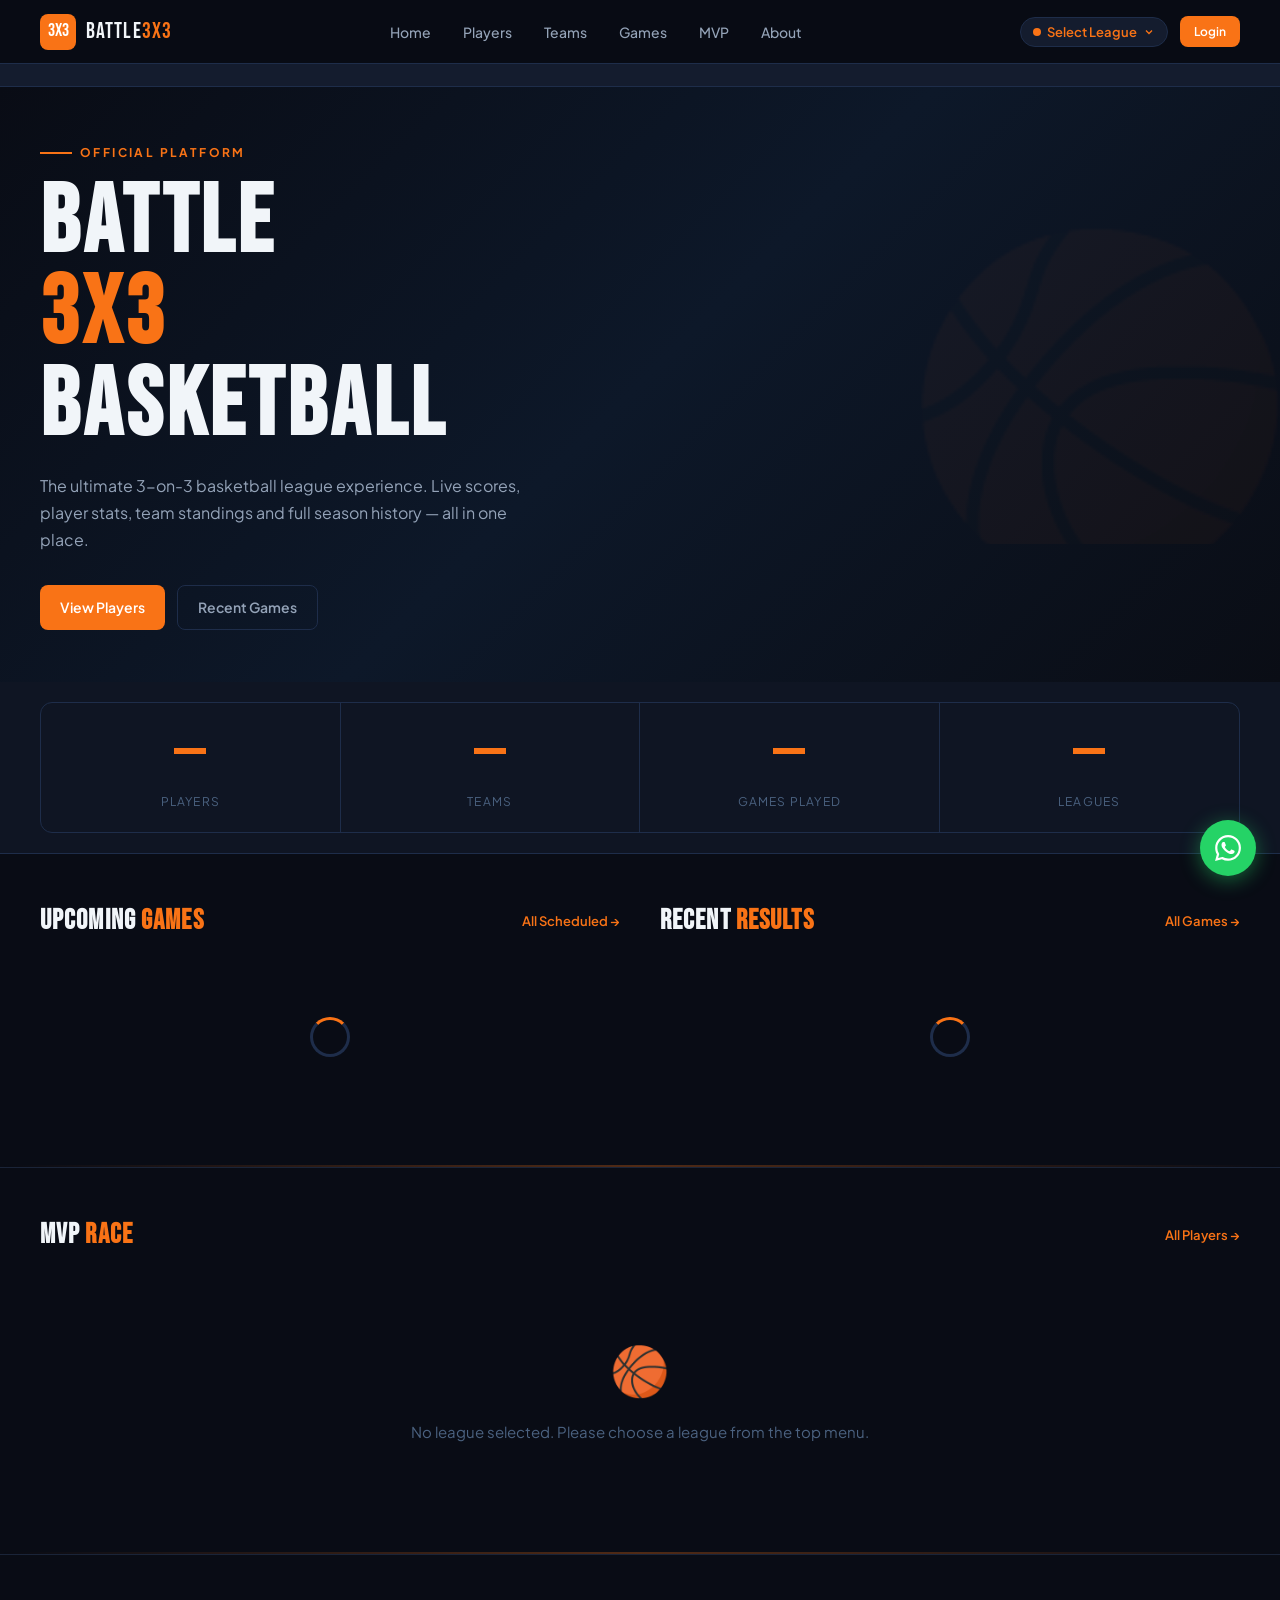
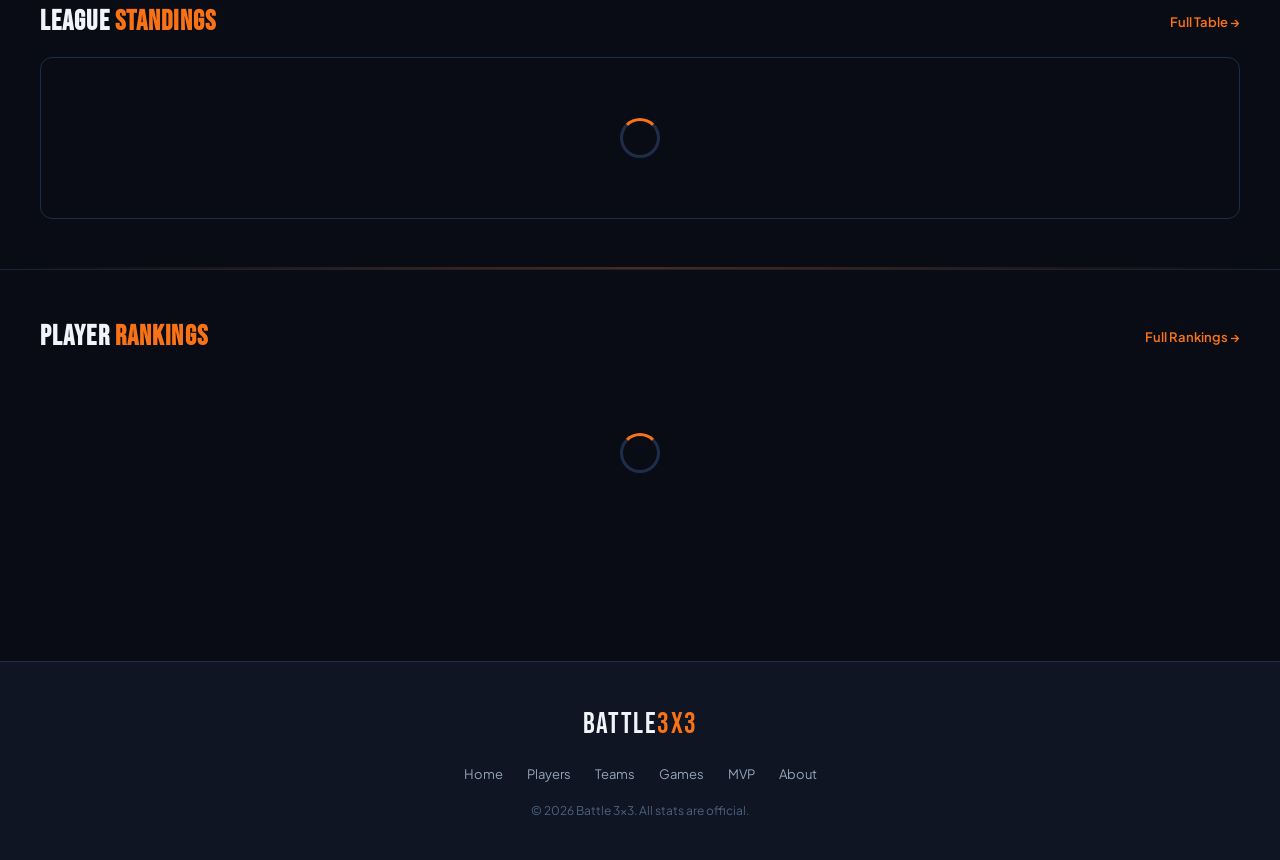
<file: index.html>
<!DOCTYPE html>
<html lang="en">
<head>
  <meta charset="UTF-8">
  <meta name="viewport" content="width=device-width, initial-scale=1.0">
  <title>Battle 3x3 — Home</title>
  <meta name="description" content="Official Battle 3x3 Basketball League — stats, players, games and standings.">
  <link rel="stylesheet" href="css/battle.css">
</head>
<body>

<div id="nav-placeholder"></div>

<!-- HERO -->
<section class="home-hero">
  <div class="container">
    <div class="home-hero-content animate-up">
      <div class="home-hero-eyebrow">Official Platform</div>
      <h1>
        BATTLE<br>
        <span class="accent">3x3</span><br>
        BASKETBALL
      </h1>
      <p class="home-hero-desc">
        The ultimate 3-on-3 basketball league experience. Live scores, player stats,
        team standings and full season history — all in one place.
      </p>
      <div class="home-hero-actions">
        <a href="players" class="btn btn-primary">View Players</a>
        <a href="games"   class="btn btn-ghost">Recent Games</a>
      </div>
    </div>
  </div>
</section>

<!-- QUICK STATS BAR -->
<section style="background:var(--surface);border-bottom:1px solid var(--border);padding:20px 0;">
  <div class="container">
    <div id="quick-stats" style="display:grid;grid-template-columns:repeat(4,1fr);gap:0;border-radius:var(--radius);overflow:hidden;border:1px solid var(--border);">
      <div class="big-stat" style="border-right:1px solid var(--border);">
        <span class="value" id="qs-players">—</span>
        <span class="label">Players</span>
      </div>
      <div class="big-stat" style="border-right:1px solid var(--border);">
        <span class="value" id="qs-teams">—</span>
        <span class="label">Teams</span>
      </div>
      <div class="big-stat" style="border-right:1px solid var(--border);">
        <span class="value" id="qs-games">—</span>
        <span class="label">Games Played</span>
      </div>
      <div class="big-stat">
        <span class="value" id="qs-leagues">—</span>
        <span class="label">Leagues</span>
      </div>
    </div>
  </div>
</section>

<div class="page-content" style="padding-top:0;">

  <!-- ───────────────────────────────────────────────────────
       SECTION 1: Upcoming Games (left) + Recent Results (right)
       3 cards each. Stacks on mobile (upcoming first).
       ─────────────────────────────────────────────────────── -->
  <section class="home-section">
    <div class="container">
      <div id="games-two-col">

        <div>
          <div class="section-header animate-up">
            <h2 class="section-title">Upcoming <span>Games</span></h2>
            <a href="games?status=scheduled" class="view-all">All Scheduled →</a>
          </div>
          <div id="upcoming-games" style="display:flex;flex-direction:column;gap:10px;">
            <div class="loading-spinner"><div class="spinner"></div></div>
          </div>
        </div>

        <div>
          <div class="section-header animate-up">
            <h2 class="section-title">Recent <span>Results</span></h2>
            <a href="games" class="view-all">All Games →</a>
          </div>
          <div id="recent-games" style="display:flex;flex-direction:column;gap:10px;">
            <div class="loading-spinner"><div class="spinner"></div></div>
          </div>
        </div>

      </div>
    </div>
  </section>

  <div class="court-line"></div>

  <!-- ───────────────────────────────────────────────────────
       SECTION 2: MVP Race (player cards, 4 max)
       Renamed from "Top Performers"
       ─────────────────────────────────────────────────────── -->
  <section class="home-section">
    <div class="container">
      <div class="section-header animate-up">
        <h2 class="section-title">MVP <span>Race</span></h2>
        <a href="players" class="view-all">All Players →</a>
      </div>
      <div id="top-players-grid" class="grid-4 stagger">
        <div class="loading-spinner" style="grid-column:1/-1">
          <div class="spinner"></div><span>Loading…</span>
        </div>
      </div>
    </div>
  </section>

  <div class="court-line"></div>

  <!-- ───────────────────────────────────────────────────────
       SECTION 3: League Standings (full width)
       Renamed from "Standings", no longer side-by-side
       ─────────────────────────────────────────────────────── -->
  <section class="home-section">
    <div class="container">
      <div class="section-header animate-up">
        <h2 class="section-title">League <span>Standings</span></h2>
        <a href="teams" class="view-all">Full Table →</a>
      </div>
      <div id="standings-wrap" class="table-wrap">
        <div class="loading-spinner"><div class="spinner"></div></div>
      </div>
    </div>
  </section>

  <div class="court-line"></div>

  <!-- ───────────────────────────────────────────────────────
       SECTION 4: Player Rankings (stats table, last)
       Renamed from "MVP Race"
       ─────────────────────────────────────────────────────── -->
  <section class="home-section">
    <div class="container">
      <div class="section-header animate-up">
        <h2 class="section-title">Player <span>Rankings</span></h2>
        <a href="mvp" class="view-all">Full Rankings →</a>
      </div>
      <div id="player-rankings">
        <div class="loading-spinner"><div class="spinner"></div></div>
      </div>
    </div>
  </section>

</div>

<div id="footer-placeholder"></div>

<script src="js/nav.js"></script>
<script src="js/api.js"></script>
<script>
// ─────────────────────────────────────────────────────────────
// Playoff source-resolution (mirrors games.html exactly)
// ─────────────────────────────────────────────────────────────
function buildGameMap(games) {
  const map = {};
  games.forEach(g => { map[parseInt(g.id)] = g; });
  return map;
}

function getSourceLabel(src, is8) {
  const round = src.playoff_round ?? '';
  const pos   = parseInt(src.playoff_position ?? 0);
  if (round === 'Quarterfinal') return 'Winner of QF' + pos;
  if (round === 'Semifinal')    return 'Winner of SF' + (is8 ? pos - 4 : pos);
  return 'Winner of Game ' + pos;
}

function resolveSlots(g, gameById, is8) {
  const homeId  = g.home_source_game_id ? parseInt(g.home_source_game_id) : 0;
  const awayId  = g.away_source_game_id ? parseInt(g.away_source_game_id) : 0;
  const homeSrc = homeId ? (gameById[homeId] ?? null) : null;
  const awaySrc = awayId ? (gameById[awayId] ?? null) : null;
  const homeDone = !homeSrc || homeSrc.status === 'completed';
  const awayDone = !awaySrc || awaySrc.status === 'completed';
  return {
    homeLabel: (!homeDone && homeSrc) ? getSourceLabel(homeSrc, is8) : (g.home_team || '?'),
    awayLabel: (!awayDone && awaySrc) ? getSourceLabel(awaySrc, is8) : (g.away_team || '?'),
    homeTbd: !homeDone && !!homeSrc,
    awayTbd: !awayDone && !!awaySrc,
  };
}

// ─────────────────────────────────────────────────────────────
// Init — fetch all season games once, split by status
// ─────────────────────────────────────────────────────────────
document.addEventListener('DOMContentLoaded', async () => {
  await new Promise(r => setTimeout(r, 100));
  loadHome();
});

async function loadHome() {
  const l   = State.selectedLeague;
  const sid = l?.season?.id;
  const lid = l?.id;

  if (!lid) {
    document.getElementById('top-players-grid').innerHTML =
      `<div style="grid-column:1/-1">${emptyState('🏀','No league selected. Please choose a league from the top menu.')}</div>`;
    return;
  }

  try {
    const [players, allSeasonGames, standings, mvpData, leagues] = await Promise.all([
      API.players(lid, sid).catch(() => []),
      API.games({ league_id: lid, season_id: sid || '' }).catch(() => []),
      sid ? API.standings(lid, sid).catch(() => []) : Promise.resolve([]),
      lid ? API.mvp(lid, sid).catch(() => ({ race: [] })) : Promise.resolve({ race: [] }),
      API.leagues().catch(() => []),
    ]);

    const gameById = buildGameMap(allSeasonGames);
    const is8      = allSeasonGames.filter(g => g.game_type === 'playoff').length === 7;

    // Sort: upcoming ascending by date, recent descending
    const scheduled = allSeasonGames
      .filter(g => g.status === 'scheduled')
      .sort((a, b) => new Date(a.game_date) - new Date(b.game_date));

    const completed = allSeasonGames
      .filter(g => g.status === 'completed')
      .sort((a, b) => new Date(b.game_date) - new Date(a.game_date));

    // Quick stats
    document.getElementById('qs-players').textContent  = players.length;
    document.getElementById('qs-teams').textContent    = new Set(players.map(p => p.team_id).filter(Boolean)).size;
    document.getElementById('qs-games').textContent    = completed.length;
    document.getElementById('qs-leagues').textContent  = leagues.length;

    // Render each section
    renderUpcomingGames(scheduled.slice(0, 3), gameById, is8);
    renderRecentGames(completed.slice(0, 3), gameById, is8);
    renderMvpRaceCards(players);
    renderStandings(standings, l);
    renderPlayerRankings(mvpData.race || []);

  } catch (e) {
    console.error('Home load error:', e);
  }
}

// ─────────────────────────────────────────────────────────────
// Shared: single game card used by both upcoming + recent
// ─────────────────────────────────────────────────────────────
function gameCard(g, i, gameById, is8, isCompleted) {
  let home = g.home_team, away = g.away_team;
  let homeLogo = g.home_logo, awayLogo = g.away_logo;
  let homeTbd = false, awayTbd = false;

  if (g.game_type === 'playoff' && (g.home_source_game_id || g.away_source_game_id)) {
    const s = resolveSlots(g, gameById, is8);
    home = s.homeLabel; away = s.awayLabel;
    homeTbd = s.homeTbd; awayTbd = s.awayTbd;
    if (homeTbd) homeLogo = null;
    if (awayTbd) awayLogo = null;
  }

  const hw = isCompleted && g.home_score > g.away_score;
  const aw = isCompleted && g.away_score > g.home_score;

  const logo = (url, name, tbd) => url
    ? `<img src="${url}" alt="${name}" class="team-logo-sm">`
    : `<div class="team-logo-placeholder">${tbd ? '?' : Utils.getInitials(name)}</div>`;

  const dateStr = Utils.formatDate(g.game_date) +
    (!isCompleted && g.game_time ? ' · ' + Utils.formatTime(g.game_time) : '');

  return `
    <div class="game-card home-game-card" style="animation-delay:${i * 0.07}s"
         ${isCompleted ? `onclick="location.href='games?game=${g.id}'"` : ''}>
      <div class="game-card-meta">
        <span class="game-date">${dateStr}</span>
        <div class="game-card-badges">
          ${Utils.gameTypeBadge(g.game_type, g.playoff_round)}
        </div>
      </div>
      <div class="game-body">
        <div class="game-team">
          ${logo(homeLogo, home, homeTbd)}
          <span class="team-name-sm${homeTbd ? ' tbd-slot' : ''}" title="${home}">${Utils.abbrevTeam(home)}</span>
        </div>
        <div class="game-score">
          ${isCompleted
            ? `<span class="score-val ${hw?'winner':''}">${g.home_score}</span>
               <span class="score-sep">·</span>
               <span class="score-val ${aw?'winner':''}">${g.away_score}</span>`
            : `<span class="game-time-big">VS</span>`}
        </div>
        <div class="game-team away">
          ${logo(awayLogo, away, awayTbd)}
          <span class="team-name-sm${awayTbd ? ' tbd-slot' : ''}" title="${away}">${Utils.abbrevTeam(away)}</span>
        </div>
      </div>
      ${isCompleted ? `<div style="text-align:center;font-size:11px;color:var(--orange);margin-top:8px">Tap to view box score →</div>` : ''}
    </div>
  `;
}

// ─────────────────────────────────────────────────────────────
// Section 1a — Upcoming Games
// ─────────────────────────────────────────────────────────────
function renderUpcomingGames(games, gameById, is8) {
  const el = document.getElementById('upcoming-games');
  el.innerHTML = games.length
    ? games.map((g, i) => gameCard(g, i, gameById, is8, false)).join('')
    : emptyState('📅', 'No upcoming games scheduled');
}

// ─────────────────────────────────────────────────────────────
// Section 1b — Recent Results
// ─────────────────────────────────────────────────────────────
function renderRecentGames(games, gameById, is8) {
  const el = document.getElementById('recent-games');
  el.innerHTML = games.length
    ? games.map((g, i) => gameCard(g, i, gameById, is8, true)).join('')
    : emptyState('🎮', 'No recent games');
}

// ─────────────────────────────────────────────────────────────
// Section 2 — MVP Race (4 player cards, sorted by PPG)
// ─────────────────────────────────────────────────────────────
function renderMvpRaceCards(players) {
  const el = document.getElementById('top-players-grid');
  if (!players.length) {
    el.innerHTML = `<div style="grid-column:1/-1">${emptyState('🏀', 'No player data available')}</div>`;
    return;
  }
  const top4 = [...players].sort((a, b) => b.ppg - a.ppg).slice(0, 4);
  el.innerHTML = top4.map((p, i) => {
    const name = `${p.first_name} ${p.last_name}`;
    return `
      <a href="player?id=${p.id}" class="player-card" style="animation-delay:${i * 0.08}s">
        ${p.photo
          ? `<img src="${p.photo}" alt="${name}" class="player-card-photo">`
          : `<div class="player-card-photo-placeholder">🏀</div>`}
        <div class="player-card-body">
          ${p.jersey_number !== null ? `<div class="player-card-jersey">#${p.jersey_number}</div>` : ''}
          <div class="player-card-name">${name}</div>
          <div class="player-card-team">${p.team_name || '—'}</div>
          <div class="player-stats-row">
            <div class="stat-cell"><span class="val">${p.ppg || 0}</span><span class="lbl">PPG</span></div>
            <div class="stat-cell"><span class="val">${p.season_3pt || 0}</span><span class="lbl">3PM</span></div>
            <div class="stat-cell"><span class="val">${p.season_gp || 0}</span><span class="lbl">GP</span></div>
          </div>
        </div>
      </a>
    `;
  }).join('');
}

// ─────────────────────────────────────────────────────────────
// Section 3 — League Standings (full width, +/- column added)
// ─────────────────────────────────────────────────────────────
function renderStandings(standings) {
  const el = document.getElementById('standings-wrap');
  if (!standings.length) { el.innerHTML = emptyState('📊', 'No standings yet'); return; }
  const pc = standings[0]?.playoff_teams_count || 4;
  el.innerHTML = `
    <table class="standings-table">
      <thead>
        <tr>
          <th style="width:36px">#</th>
          <th>Team</th>
          <th>W</th>
          <th>L</th>
          <th class="hide-mobile">PF</th>
          <th class="hide-mobile">PA</th>
          <th class="hide-mobile">+/-</th>
        </tr>
      </thead>
      <tbody>
        ${standings.map((s, i) => {
          const diff = (s.points_for || 0) - (s.points_against || 0);
          return `
            <tr onclick="location.href='teams'" style="cursor:pointer">
              <td class="rank-cell ${i < pc ? 'top' : ''}">${i < pc ? '🟠' : i + 1}</td>
              <td>
                <div class="team-name-cell">
                  ${Utils.teamLogo(s.team_logo, s.team_name)}
                  <span title="${s.team_name}">${Utils.abbrevTeam(s.team_name, 16)}</span>
                </div>
              </td>
              <td style="color:var(--green);font-weight:700">${s.wins}</td>
              <td style="color:var(--red)">${s.losses}</td>
              <td class="hide-mobile">${s.points_for}</td>
              <td class="hide-mobile">${s.points_against}</td>
              <td class="hide-mobile" style="font-weight:600;color:${diff >= 0 ? 'var(--green)' : 'var(--red)'}">
                ${diff >= 0 ? '+' : ''}${diff}
              </td>
            </tr>
          `;
        }).join('')}
      </tbody>
    </table>
    <div style="padding:8px 16px;font-size:11px;color:var(--text-muted)">🟠 = Playoff position</div>
  `;
}

// ─────────────────────────────────────────────────────────────
// Section 4 — Player Rankings (stats table, last section)
// ─────────────────────────────────────────────────────────────
function renderPlayerRankings(race) {
  const el = document.getElementById('player-rankings');
  if (!race.length) { el.innerHTML = emptyState('👑', 'Rankings coming soon'); return; }
  el.innerHTML = `
    <div class="table-wrap">
      <table>
        <thead>
          <tr>
            <th style="width:40px">#</th>
            <th>Player</th>
            <th class="hide-mobile">Team</th>
            <th>GP</th>
            <th>PTS</th>
            <th style="color:var(--orange)">PPG</th>
            <th class="hide-mobile">3PM</th>
          </tr>
        </thead>
        <tbody>
          ${race.slice(0, 10).map((p, i) => {
            const name = `${p.first_name} ${p.last_name}`;
            return `
              <tr onclick="location.href='player?id=${p.id}'" style="cursor:pointer">
                <td class="rank-cell ${i < 3 ? 'top' : ''}">${i === 0 ? '👑' : i + 1}</td>
                <td>
                  <div style="display:flex;align-items:center;gap:10px">
                    ${Utils.avatar(p.photo, name, 36)}
                    <strong>${name}</strong>
                  </div>
                </td>
                <td class="hide-mobile" style="color:var(--text-secondary)">${Utils.abbrevTeam(p.team_name, 14)}</td>
                <td>${p.games_played}</td>
                <td style="font-weight:700">${p.total_points}</td>
                <td style="color:var(--orange);font-weight:700">${p.ppg}</td>
                <td class="hide-mobile">${p.total_3pt}</td>
              </tr>
            `;
          }).join('')}
        </tbody>
      </table>
    </div>
  `;
}
</script>

<style>
/* ── index.html overrides ───────────────────────────── */

/* Two-column games layout */
#games-two-col {
  display: grid;
  grid-template-columns: 1fr 1fr;
  gap: 40px;
}

/* TBD placeholder — italic + muted */
.tbd-slot {
  font-style: italic;
  color: var(--text-muted) !important;
}

/* Home game cards */
.home-game-card { min-height: 0; }

/* ── Mobile ──────────────────────────────────────────── */
@media (max-width: 768px) {
  /* Games: stack vertically, upcoming first (natural DOM order) */
  #games-two-col {
    grid-template-columns: 1fr;
    gap: 32px;
  }
  /* MVP Race player cards: 2×2 grid */
  #top-players-grid {
    grid-template-columns: repeat(2, 1fr) !important;
  }
  /* Quick stats: 2×2 */
  #quick-stats {
    grid-template-columns: repeat(2, 1fr) !important;
  }
}
@media (max-width: 480px) {
  #top-players-grid {
    grid-template-columns: repeat(2, 1fr) !important;
  }
}
</style>
</body>
</html>
</file>
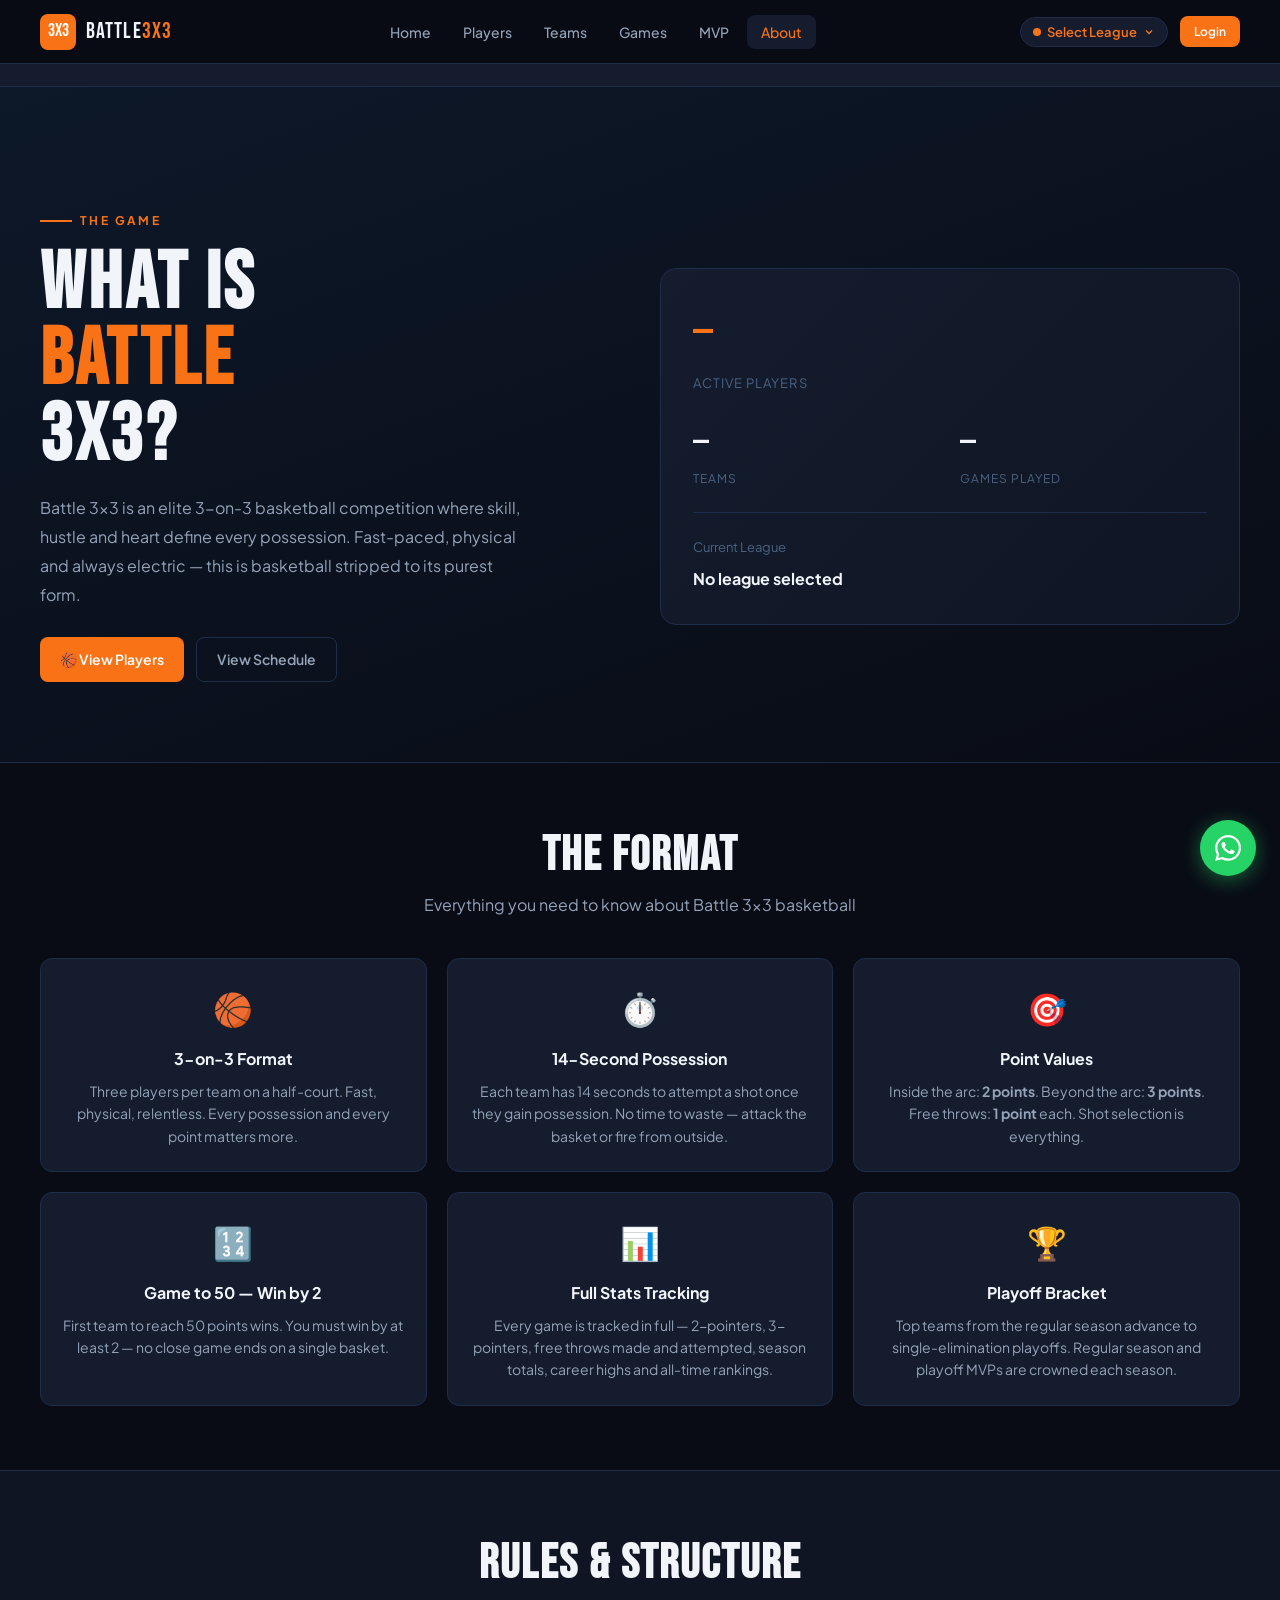
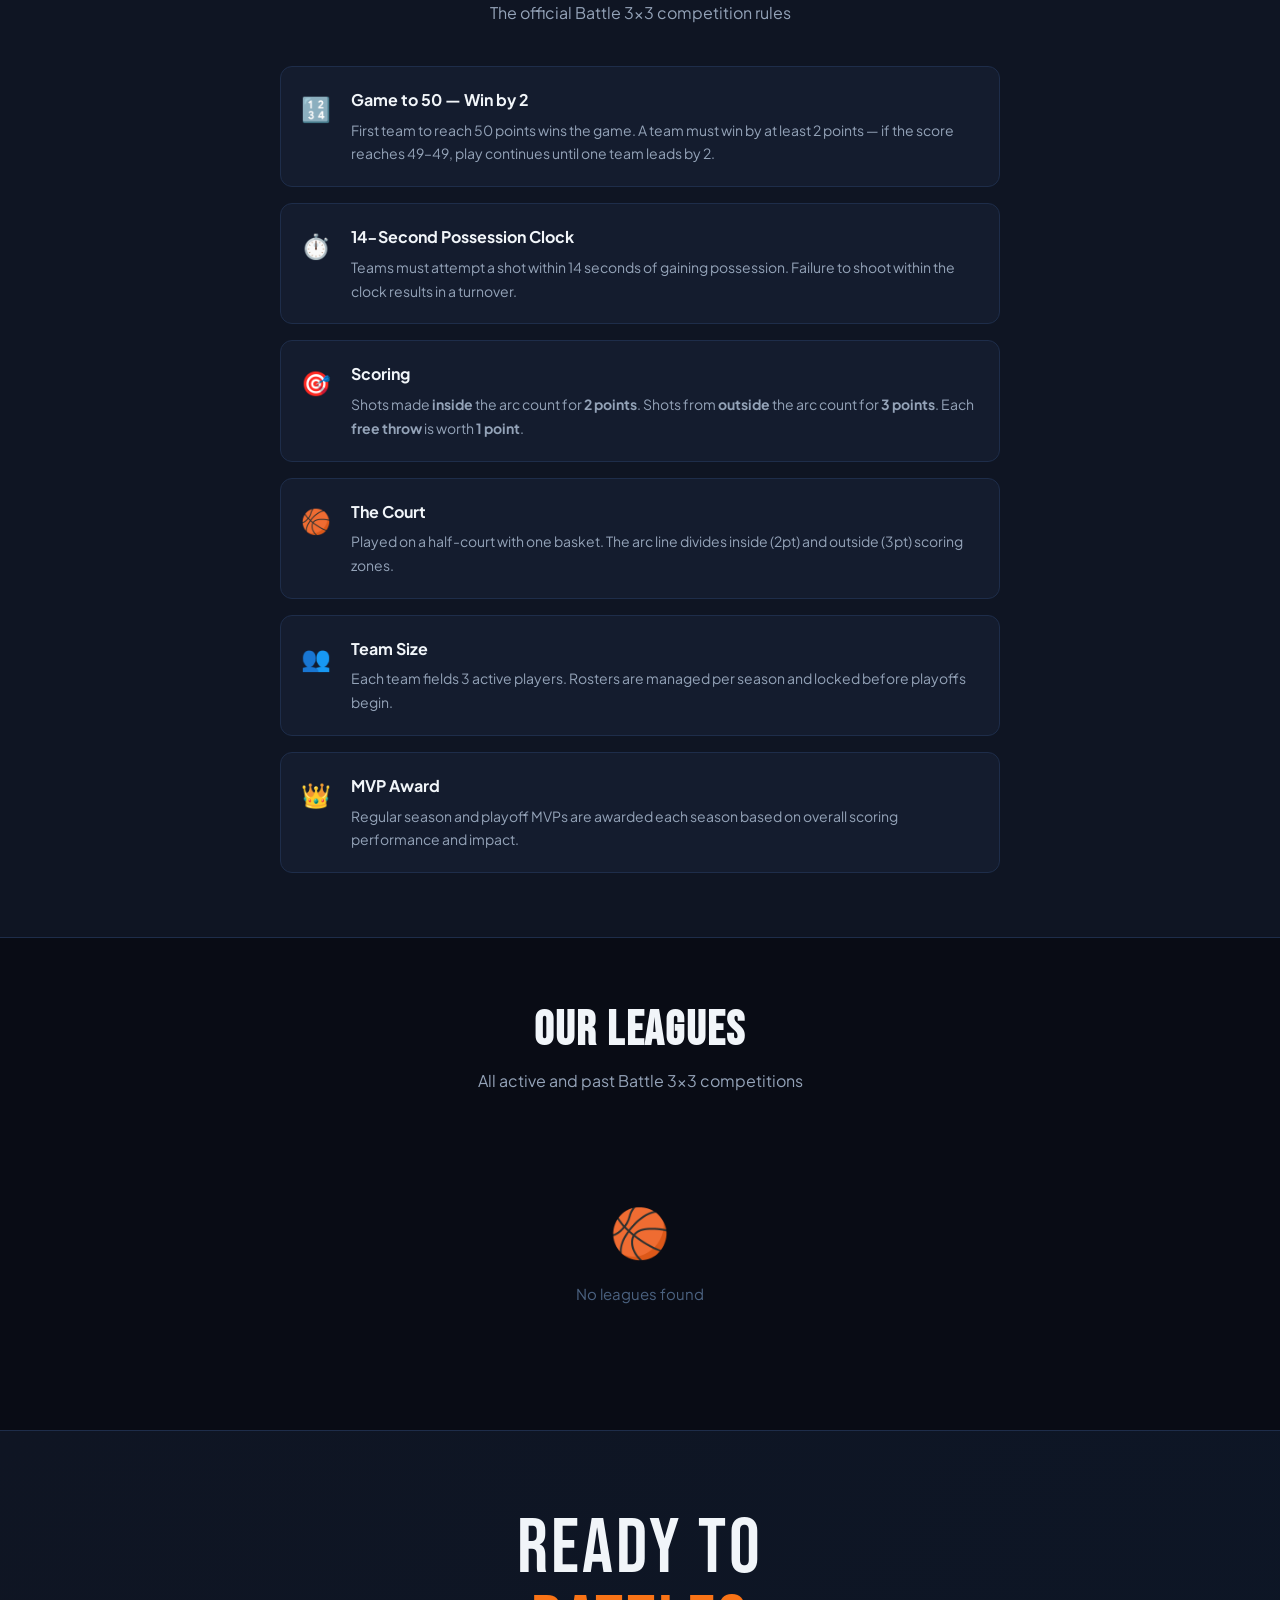
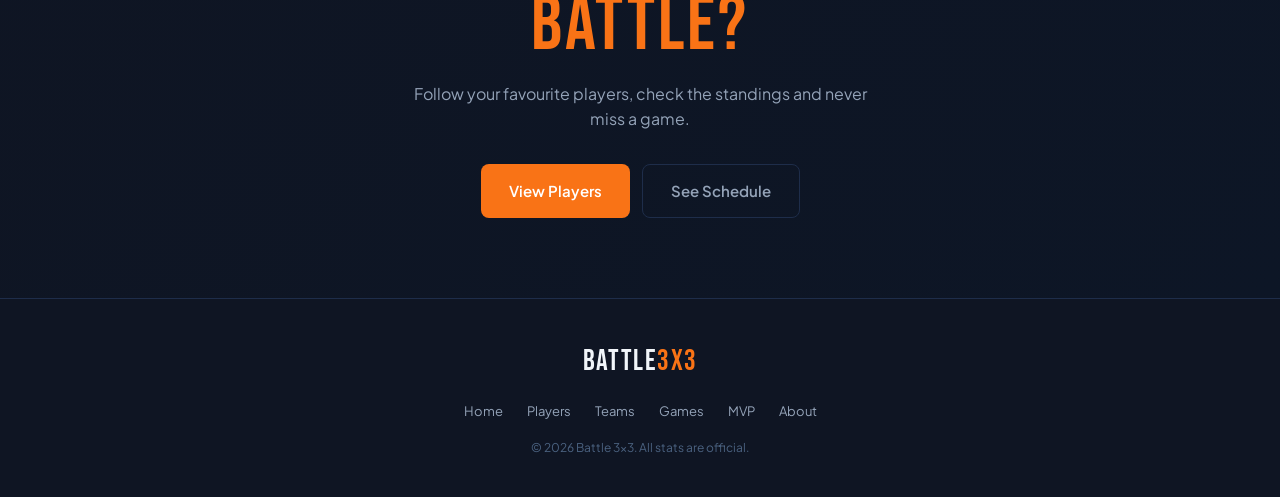
<file: battle.html>
<!DOCTYPE html>
<html lang="en">
<head>
  <meta charset="UTF-8">
  <meta name="viewport" content="width=device-width, initial-scale=1.0">
  <title>About — Battle 3x3</title>
  <meta name="description" content="Learn about Battle 3x3 basketball — league format, rules, structure and all active competitions.">
  <link rel="stylesheet" href="css/battle.css">
</head>
<body>

<div id="nav-placeholder"></div>

<!-- ═══════════════════════════════════════════════════════════
     HERO — "What Is Battle 3x3?"
     Description is loaded dynamically from the selected league's
     `description` field in the backend. Falls back to a generic
     description if no league is selected or no description exists.
     ═══════════════════════════════════════════════════════════ -->
<section class="about-hero" style="padding-top:calc(var(--nav-h) + 60px)">
  <div class="container">
    <div class="about-grid">
      <div class="animate-up">
        <div class="home-hero-eyebrow">The Game</div>
        <h1 style="font-family:var(--font-display);font-size:clamp(3rem,7vw,5rem);letter-spacing:.04em;line-height:.95;margin-bottom:20px">
          WHAT IS<br><span style="color:var(--orange)">BATTLE</span><br>3x3?
        </h1>

        <!-- Dynamic league description — loaded from backend -->
        <p id="league-description"
           style="color:var(--text-secondary);font-size:16px;line-height:1.8;max-width:480px;margin-bottom:28px">
          Loading…
        </p>

        <div style="display:flex;gap:12px;flex-wrap:wrap">
          <a href="players" class="btn btn-primary">🏀 View Players</a>
          <a href="games"   class="btn btn-ghost">View Schedule</a>
        </div>
      </div>

      <!-- Live stats panel -->
      <div style="position:relative">
        <div style="background:linear-gradient(135deg,var(--card),var(--surface));border:1px solid var(--border);border-radius:var(--radius-lg);padding:32px;animation:fadeInUp .6s .2s both">
          <div style="font-family:var(--font-display);font-size:2.5rem;color:var(--orange);margin-bottom:8px"
               id="about-stat-players">—</div>
          <div style="font-size:13px;color:var(--text-muted);margin-bottom:24px;text-transform:uppercase;letter-spacing:.08em">Active Players</div>

          <div style="display:grid;grid-template-columns:1fr 1fr;gap:20px">
            <div>
              <div style="font-family:var(--font-display);font-size:2rem;color:var(--text-primary)"
                   id="about-stat-teams">—</div>
              <div style="font-size:12px;color:var(--text-muted);text-transform:uppercase;letter-spacing:.08em">Teams</div>
            </div>
            <div>
              <div style="font-family:var(--font-display);font-size:2rem;color:var(--text-primary)"
                   id="about-stat-games">—</div>
              <div style="font-size:12px;color:var(--text-muted);text-transform:uppercase;letter-spacing:.08em">Games Played</div>
            </div>
          </div>

          <div style="margin-top:24px;padding-top:24px;border-top:1px solid var(--border)">
            <div style="font-size:13px;color:var(--text-muted);margin-bottom:8px">Current League</div>
            <div style="font-weight:700;color:var(--text-primary)" id="about-league-name">Loading…</div>
          </div>
        </div>
      </div>
    </div>
  </div>
</section>

<!-- ═══════════════════════════════════════════════════════════
     FORMAT CARD — Game Rules
     Layout and styling preserved exactly.
     Content updated to match the official Battle 3x3 game rules:
       • Game to 50 points
       • Win by 2
       • 14-second possession
       • 2 pts inside arc, 3 pts outside arc
       • Free throw = 1 point
     ═══════════════════════════════════════════════════════════ -->
<section style="padding:64px 0;border-top:1px solid var(--border)">
  <div class="container">
    <div style="text-align:center;margin-bottom:40px">
      <h2 style="font-family:var(--font-display);font-size:clamp(2rem,4vw,3rem);letter-spacing:.04em;margin-bottom:8px">THE FORMAT</h2>
      <p style="color:var(--text-secondary)">Everything you need to know about Battle 3x3 basketball</p>
    </div>
    <div class="about-feature-grid">

      <div class="about-feature">
        <div class="about-feature-icon">🏀</div>
        <div class="about-feature-title">3-on-3 Format</div>
        <div class="about-feature-text">
          Three players per team on a half-court. Fast, physical, relentless.
          Every possession and every point matters more.
        </div>
      </div>

      <div class="about-feature">
        <div class="about-feature-icon">⏱️</div>
        <div class="about-feature-title">14-Second Possession</div>
        <div class="about-feature-text">
          Each team has 14 seconds to attempt a shot once they gain possession.
          No time to waste — attack the basket or fire from outside.
        </div>
      </div>

      <div class="about-feature">
        <div class="about-feature-icon">🎯</div>
        <div class="about-feature-title">Point Values</div>
        <div class="about-feature-text">
          Inside the arc: <strong>2 points</strong>. Beyond the arc: <strong>3 points</strong>.
          Free throws: <strong>1 point</strong> each.
          Shot selection is everything.
        </div>
      </div>

      <div class="about-feature">
        <div class="about-feature-icon">🔢</div>
        <div class="about-feature-title">Game to 50 — Win by 2</div>
        <div class="about-feature-text">
          First team to reach 50 points wins. You must win by at least 2 —
          no close game ends on a single basket.
        </div>
      </div>

      <div class="about-feature">
        <div class="about-feature-icon">📊</div>
        <div class="about-feature-title">Full Stats Tracking</div>
        <div class="about-feature-text">
          Every game is tracked in full — 2-pointers, 3-pointers, free throws made
          and attempted, season totals, career highs and all-time rankings.
        </div>
      </div>

      <div class="about-feature">
        <div class="about-feature-icon">🏆</div>
        <div class="about-feature-title">Playoff Bracket</div>
        <div class="about-feature-text">
          Top teams from the regular season advance to single-elimination playoffs.
          Regular season and playoff MVPs are crowned each season.
        </div>
      </div>

    </div>
  </div>
</section>

<!-- ═══════════════════════════════════════════════════════════
     RULES & STRUCTURE — Dynamic from backend
     If the league has `rules` or `structure` content set in the
     admin, those are displayed. Otherwise, the default hardcoded
     rules for Battle 3x3 are shown (since the rules don't change
     per league, this is appropriate fallback content).
     ═══════════════════════════════════════════════════════════ -->
<section id="rules-section" style="padding:64px 0;border-top:1px solid var(--border);background:var(--surface)">
  <div class="container">
    <div style="max-width:720px;margin:0 auto">
      <h2 style="font-family:var(--font-display);font-size:clamp(2rem,4vw,3rem);letter-spacing:.04em;margin-bottom:8px;text-align:center">
        RULES &amp; STRUCTURE
      </h2>
      <p style="color:var(--text-secondary);text-align:center;margin-bottom:40px">
        The official Battle 3x3 competition rules
      </p>

      <!-- Dynamic rules from backend (shown when admin has set rules) -->
      <div id="rules-dynamic" style="display:none;margin-bottom:32px">
        <div id="rules-content" style="background:var(--card);border:1px solid var(--border);border-radius:var(--radius);padding:24px;white-space:pre-line;color:var(--text-secondary);font-size:14px;line-height:1.8"></div>
      </div>

      <!-- Default rules cards (shown when no admin-managed rules are set) -->
      <div id="rules-default" style="display:flex;flex-direction:column;gap:16px">

        <div style="display:flex;gap:20px;background:var(--card);border:1px solid var(--border);border-radius:var(--radius);padding:20px">
          <div style="font-size:1.5rem;flex-shrink:0;padding-top:2px">🔢</div>
          <div>
            <div style="font-weight:700;margin-bottom:6px">Game to 50 — Win by 2</div>
            <div style="color:var(--text-secondary);font-size:14px;line-height:1.7">
              First team to reach 50 points wins the game. A team must win by at least
              2 points — if the score reaches 49–49, play continues until one team leads by 2.
            </div>
          </div>
        </div>

        <div style="display:flex;gap:20px;background:var(--card);border:1px solid var(--border);border-radius:var(--radius);padding:20px">
          <div style="font-size:1.5rem;flex-shrink:0;padding-top:2px">⏱️</div>
          <div>
            <div style="font-weight:700;margin-bottom:6px">14-Second Possession Clock</div>
            <div style="color:var(--text-secondary);font-size:14px;line-height:1.7">
              Teams must attempt a shot within 14 seconds of gaining possession.
              Failure to shoot within the clock results in a turnover.
            </div>
          </div>
        </div>

        <div style="display:flex;gap:20px;background:var(--card);border:1px solid var(--border);border-radius:var(--radius);padding:20px">
          <div style="font-size:1.5rem;flex-shrink:0;padding-top:2px">🎯</div>
          <div>
            <div style="font-weight:700;margin-bottom:6px">Scoring</div>
            <div style="color:var(--text-secondary);font-size:14px;line-height:1.7">
              Shots made <strong>inside</strong> the arc count for <strong>2 points</strong>.
              Shots from <strong>outside</strong> the arc count for <strong>3 points</strong>.
              Each <strong>free throw</strong> is worth <strong>1 point</strong>.
            </div>
          </div>
        </div>

        <div style="display:flex;gap:20px;background:var(--card);border:1px solid var(--border);border-radius:var(--radius);padding:20px">
          <div style="font-size:1.5rem;flex-shrink:0;padding-top:2px">🏀</div>
          <div>
            <div style="font-weight:700;margin-bottom:6px">The Court</div>
            <div style="color:var(--text-secondary);font-size:14px;line-height:1.7">
              Played on a half-court with one basket. The arc line divides inside (2pt)
              and outside (3pt) scoring zones.
            </div>
          </div>
        </div>

        <div style="display:flex;gap:20px;background:var(--card);border:1px solid var(--border);border-radius:var(--radius);padding:20px">
          <div style="font-size:1.5rem;flex-shrink:0;padding-top:2px">👥</div>
          <div>
            <div style="font-weight:700;margin-bottom:6px">Team Size</div>
            <div style="color:var(--text-secondary);font-size:14px;line-height:1.7">
              Each team fields 3 active players. Rosters are managed per season
              and locked before playoffs begin.
            </div>
          </div>
        </div>

        <div style="display:flex;gap:20px;background:var(--card);border:1px solid var(--border);border-radius:var(--radius);padding:20px">
          <div style="font-size:1.5rem;flex-shrink:0;padding-top:2px">👑</div>
          <div>
            <div style="font-weight:700;margin-bottom:6px">MVP Award</div>
            <div style="color:var(--text-secondary);font-size:14px;line-height:1.7">
              Regular season and playoff MVPs are awarded each season based on
              overall scoring performance and impact.
            </div>
          </div>
        </div>

      </div>

      <!-- Dynamic structure from backend (shown when admin has set structure) -->
      <div id="structure-dynamic" style="display:none;margin-top:32px">
        <h3 style="font-family:var(--font-display);font-size:1.6rem;letter-spacing:.04em;margin-bottom:16px">SEASON STRUCTURE</h3>
        <div id="structure-content" style="background:var(--card);border:1px solid var(--border);border-radius:var(--radius);padding:24px;white-space:pre-line;color:var(--text-secondary);font-size:14px;line-height:1.8"></div>
      </div>

    </div>
  </div>
</section>

<!-- ═══════════════════════════════════════════════════════════
     OUR LEAGUES — Dynamic
     ═══════════════════════════════════════════════════════════ -->
<section style="padding:64px 0;border-top:1px solid var(--border)">
  <div class="container">
    <div style="text-align:center;margin-bottom:40px">
      <h2 style="font-family:var(--font-display);font-size:clamp(2rem,4vw,3rem);letter-spacing:.04em;margin-bottom:8px">
        OUR LEAGUES
      </h2>
      <p style="color:var(--text-secondary)">All active and past Battle 3x3 competitions</p>
    </div>
    <div id="leagues-grid" class="grid-3 stagger">
      <div class="loading-spinner" style="grid-column:1/-1"><div class="spinner"></div></div>
    </div>
  </div>
</section>

<!-- CTA -->
<section style="padding:80px 0;text-align:center;background:linear-gradient(135deg,var(--surface),#0d1626);border-top:1px solid var(--border)">
  <div class="container">
    <div style="font-family:var(--font-display);font-size:clamp(2.5rem,6vw,5rem);letter-spacing:.04em;line-height:1;margin-bottom:16px">
      READY TO<br><span style="color:var(--orange)">BATTLE?</span>
    </div>
    <p style="color:var(--text-secondary);font-size:16px;margin-bottom:32px;max-width:480px;margin-left:auto;margin-right:auto">
      Follow your favourite players, check the standings and never miss a game.
    </p>
    <div style="display:flex;justify-content:center;gap:12px;flex-wrap:wrap">
      <a href="players" class="btn btn-primary" style="font-size:15px;padding:14px 28px">View Players</a>
      <a href="games"   class="btn btn-ghost"   style="font-size:15px;padding:14px 28px">See Schedule</a>
    </div>
  </div>
</section>

<div id="footer-placeholder"></div>

<script src="js/nav.js"></script>
<script src="js/api.js"></script>
<script>
/**
 * Default description used when the selected league has no description set.
 * This is the only hard-coded fallback — all other content is dynamic.
 */
const DEFAULT_DESCRIPTION =
  'Battle 3x3 is an elite 3-on-3 basketball competition where skill, hustle and ' +
  'heart define every possession. Fast-paced, physical and always electric — ' +
  'this is basketball stripped to its purest form.';

document.addEventListener('DOMContentLoaded', async () => {
  await new Promise(r => setTimeout(r, 100)); // wait for nav/State to init
  loadAboutData();
});

async function loadAboutData() {
  const l   = State.selectedLeague;
  const lid = l?.id;
  const sid = l?.season?.id;

  // ── Update hero description ──────────────────────────────
  const descEl = document.getElementById('league-description');
  if (l?.description) {
    descEl.textContent = l.description;
  } else {
    descEl.textContent = DEFAULT_DESCRIPTION;
  }

  // ── League name panel ────────────────────────────────────
  document.getElementById('about-league-name').textContent = l?.name || 'No league selected';

  // ── Rules & Structure from backend ───────────────────────
  applyRulesAndStructure(l);

  // ── Fetch live stats ─────────────────────────────────────
  try {
    const [leagues, players, games] = await Promise.all([
      API.leagues(),
      lid ? API.players(lid, sid) : Promise.resolve([]),
      lid ? API.games({ league_id: lid, status: 'completed' }) : Promise.resolve([]),
    ]);

    document.getElementById('about-stat-players').textContent = players.length;
    document.getElementById('about-stat-teams').textContent   =
      new Set(players.map(p => p.team_id).filter(Boolean)).size;
    document.getElementById('about-stat-games').textContent   = games.length;

    renderLeagues(leagues);

    // ── Re-apply rules from freshly fetched leagues list ──
    // (State.selectedLeague description/rules might differ from the
    //  locally cached version — use the freshest data available)
    const freshLeague = leagues.find(lg => lg.id === lid);
    if (freshLeague) {
      if (freshLeague.description && !l?.description) {
        descEl.textContent = freshLeague.description;
      }
      applyRulesAndStructure(freshLeague);
    }

  } catch (e) {
    console.error('About page data error:', e);
    renderLeagues([]);
  }
}

/**
 * Shows admin-managed rules/structure if available, otherwise
 * displays the default static rules cards.
 */
function applyRulesAndStructure(league) {
  const rulesDyn  = document.getElementById('rules-dynamic');
  const rulesEl   = document.getElementById('rules-content');
  const rulesDef  = document.getElementById('rules-default');
  const structDyn = document.getElementById('structure-dynamic');
  const structEl  = document.getElementById('structure-content');

  if (league?.rules && league.rules.trim()) {
    // Admin has set custom rules — show them, hide the default cards
    rulesEl.textContent   = league.rules.trim();
    rulesDyn.style.display  = 'block';
    rulesDef.style.display  = 'none';
  } else {
    // No admin rules — show the default static cards
    rulesDyn.style.display  = 'none';
    rulesDef.style.display  = 'flex';
  }

  if (league?.structure && league.structure.trim()) {
    structEl.textContent     = league.structure.trim();
    structDyn.style.display  = 'block';
  } else {
    structDyn.style.display  = 'none';
  }
}

/**
 * Renders the league cards grid.
 * Shows description if available.
 */
function renderLeagues(leagues) {
  const el = document.getElementById('leagues-grid');
  if (!leagues.length) {
    el.innerHTML = `<div style="grid-column:1/-1">${emptyState('🏀', 'No leagues found')}</div>`;
    return;
  }

  el.innerHTML = leagues.map((l, i) => {
    const s = l.season;
    return `
      <div class="card animate-up" style="animation-delay:${i * 0.07}s;cursor:pointer"
           onclick="switchLeague(${l.id})">
        <div class="card-body">
          <div style="display:flex;align-items:center;gap:12px;margin-bottom:16px">
            ${l.logo
              ? `<img src="${l.logo}" style="width:48px;height:48px;object-fit:contain;border-radius:8px" alt="${l.name}">`
              : `<div style="width:48px;height:48px;border-radius:8px;background:var(--orange-glow);display:flex;align-items:center;justify-content:center;font-size:1.5rem">🏀</div>`
            }
            <div>
              <div style="font-family:var(--font-display);font-size:1.2rem;letter-spacing:.04em">${l.name}</div>
              <div style="font-size:12px;color:var(--text-muted)">${l.status}</div>
            </div>
          </div>

          ${s ? `
            <div style="padding-top:16px;border-top:1px solid var(--border)">
              <div style="font-size:12px;color:var(--text-muted);margin-bottom:4px">Current Season</div>
              <div style="font-weight:600">${s.name}</div>
              <div style="margin-top:8px">${Utils.statusBadge(s.status)}</div>
            </div>
          ` : `
            <div style="padding-top:16px;border-top:1px solid var(--border)">
              <span class="badge badge-muted">No active season</span>
            </div>
          `}

          ${l.description
            ? `<p style="margin-top:12px;font-size:13px;color:var(--text-secondary);line-height:1.6">${l.description}</p>`
            : ''}
        </div>
      </div>
    `;
  }).join('');
}
</script>

<style>
/* ── Mobile overrides ───────────────────────────────── */
@media (max-width: 768px) {
  .about-grid {
    grid-template-columns: 1fr !important;
  }
  .about-feature-grid {
    grid-template-columns: 1fr !important;
  }
  #leagues-grid {
    grid-template-columns: 1fr !important;
  }
}
</style>
</body>
</html>
</file>
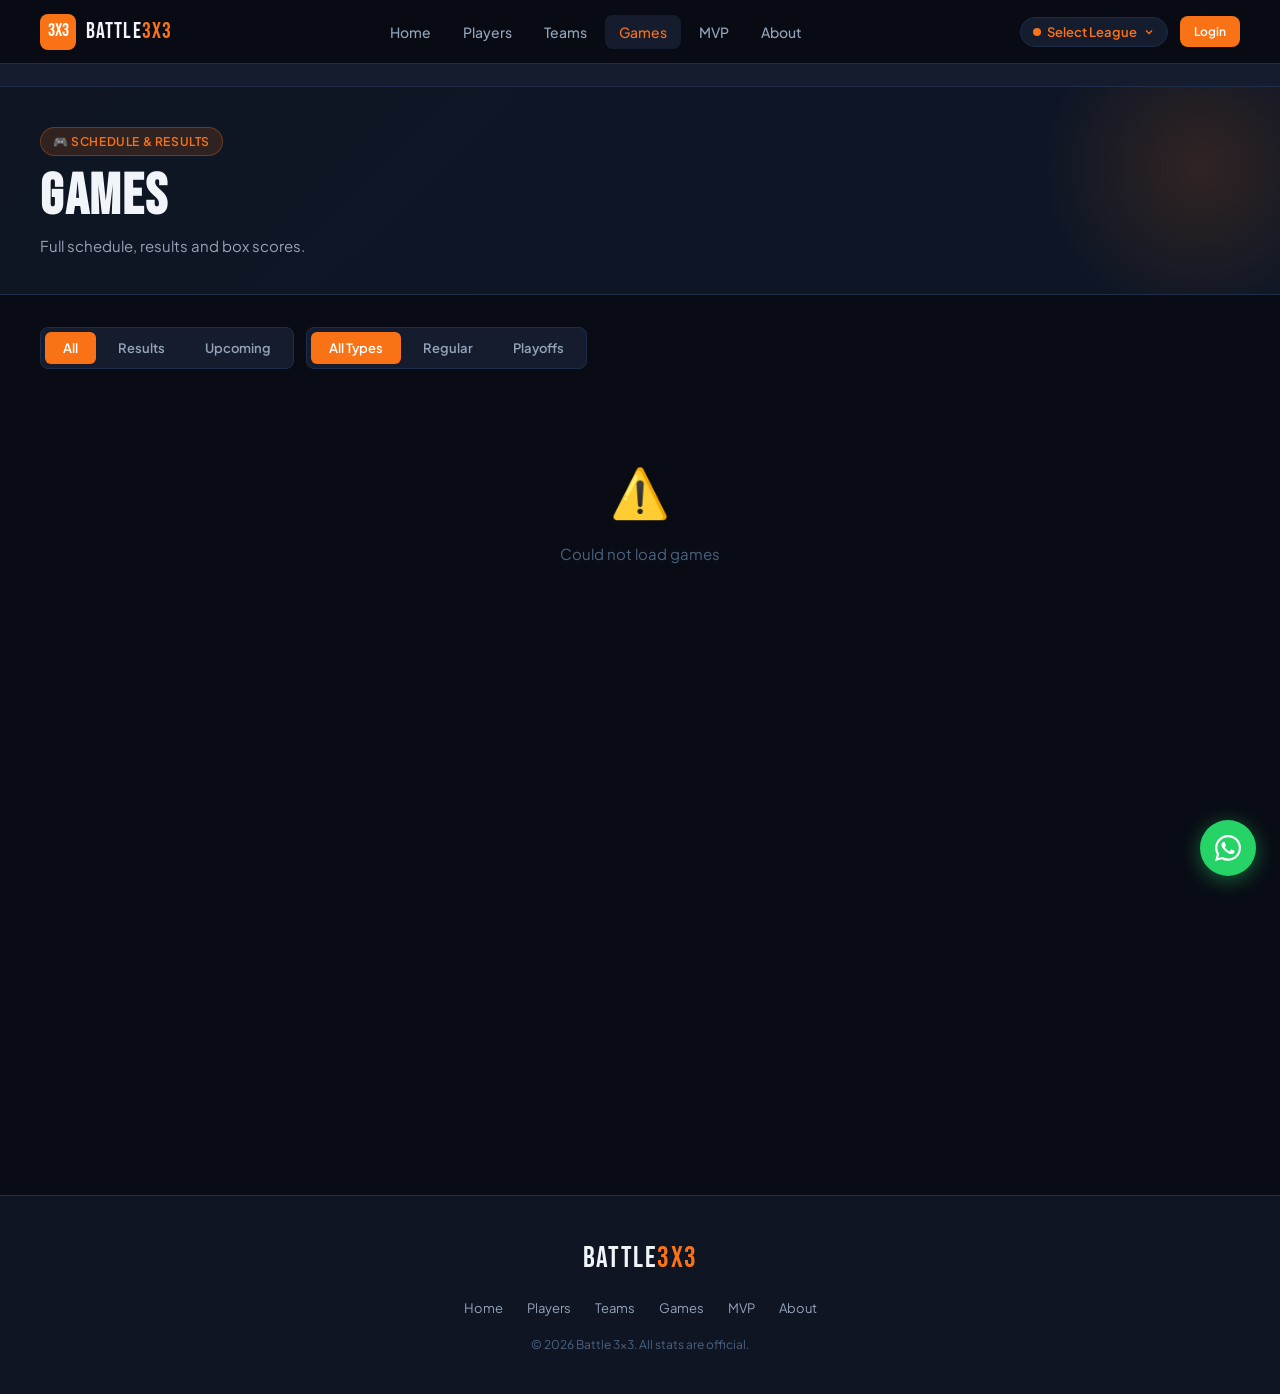
<file: games.html>
<!DOCTYPE html>
<html lang="en">
<head>
  <meta charset="UTF-8">
  <meta name="viewport" content="width=device-width, initial-scale=1.0">
  <title>Games — Battle 3x3</title>
  <link rel="stylesheet" href="css/battle.css">
  <style>
    /* ── Game detail modal ──────────────────────────────── */
    .game-detail-modal {
      display: none;
      position: fixed;
      inset: 0;
      background: rgba(0,0,0,0.75);
      z-index: 500;
      overflow-y: auto;
      padding: 20px;
    }
    .game-detail-modal.open { display: flex; align-items: flex-start; justify-content: center; }
    .game-detail-panel {
      background: var(--card);
      border: 1px solid var(--border);
      border-radius: var(--radius-lg);
      width: 100%;
      max-width: 720px;
      margin: auto;
      overflow: hidden;
      animation: fadeInUp .3s both;
    }
    .modal-close {
      position: absolute;
      top: 16px; right: 16px;
      width: 36px; height: 36px;
      border-radius: 50%;
      background: var(--surface);
      color: var(--text-secondary);
      font-size: 18px;
      display: flex; align-items: center; justify-content: center;
      cursor: pointer; z-index: 10;
    }
    .modal-close:hover { color: var(--text-primary); }
    .game-detail-scoreboard {
      background: linear-gradient(135deg, var(--surface), #0d1626);
      padding: 32px; text-align: center; position: relative;
    }
    .final-score {
      display: flex; align-items: center; justify-content: center;
      gap: 24px; margin: 20px 0;
    }
    .final-team { flex: 1; }
    .final-team-name { font-family: var(--font-display); font-size: 1.4rem; letter-spacing:.04em; }
    .final-score-num { font-family: var(--font-display); font-size: 4rem; line-height: 1; }
    .final-score-sep { font-size: 2rem; color: var(--text-muted); }
    .winner-score { color: var(--orange); }

    /* ── Playoff Bracket ────────────────────────────────── */
    .bracket-section {
      background: var(--card);
      border: 1px solid var(--border);
      border-radius: var(--radius);
      margin-bottom: 32px;
      overflow: hidden;
    }
    .bracket-section-header {
      padding: 16px 20px;
      border-bottom: 1px solid var(--border);
      display: flex;
      align-items: center;
      justify-content: space-between;
      flex-wrap: wrap;
      gap: 8px;
    }
    .bracket-section-title {
      font-family: var(--font-display);
      font-size: 1.3rem;
      letter-spacing: .05em;
    }
    .bracket-section-title span { color: var(--orange); }
    .bracket-scroll {
      overflow-x: auto;
      padding: 24px 20px;
      -webkit-overflow-scrolling: touch;
    }

    /* Layout: columns side by side with connector lines */
    .bracket-layout {
      display: flex;
      align-items: center;
      gap: 0;
      min-width: max-content;
    }
    .bracket-col {
      display: flex;
      flex-direction: column;
      gap: 16px;
      min-width: 200px;
    }
    .bracket-col-final {
      display: flex;
      flex-direction: column;
      justify-content: center;
      min-width: 200px;
    }
    .bracket-col-label {
      font-size: 10px;
      font-weight: 700;
      text-transform: uppercase;
      letter-spacing: .12em;
      color: var(--text-muted);
      margin-bottom: 8px;
      padding-left: 4px;
    }

    /* Connector lines between columns */
    .bracket-connector {
      display: flex;
      flex-direction: column;
      justify-content: space-around;
      width: 40px;
      flex-shrink: 0;
    }
    .bracket-line-pair {
      display: flex;
      flex-direction: column;
      align-items: flex-end;
      flex: 1;
      position: relative;
    }
    /* SVG connectors are drawn inline in JS for precision */

    /* Individual game card inside the bracket */
    .bracket-game {
      background: var(--surface);
      border: 1px solid var(--border);
      border-radius: var(--radius-sm);
      overflow: hidden;
      transition: border-color var(--transition);
      min-width: 200px;
    }
    .bracket-game.done {
      border-color: rgba(249,115,22,0.35);
    }
    .bracket-game.locked {
      opacity: 0.65;
    }
    .bracket-game.clickable {
      cursor: pointer;
    }
    .bracket-game.clickable:hover {
      border-color: var(--orange);
      transform: translateY(-1px);
      box-shadow: 0 4px 16px rgba(0,0,0,0.3);
    }
    .bracket-game-label {
      font-size: 10px;
      font-weight: 700;
      text-transform: uppercase;
      letter-spacing: .08em;
      color: var(--text-muted);
      padding: 6px 10px 4px;
      background: var(--card);
      border-bottom: 1px solid var(--border);
      display: flex;
      align-items: center;
      justify-content: space-between;
    }
    .bracket-game-label .status-pill {
      font-size: 9px;
      padding: 1px 6px;
      border-radius: 10px;
      font-weight: 700;
      letter-spacing: .06em;
      text-transform: uppercase;
    }
    .pill-done     { background: rgba(249,115,22,.15); color: var(--orange); }
    .pill-awaiting { background: var(--surface); color: var(--text-muted); border: 1px solid var(--border); }
    .pill-sched    { background: rgba(59,130,246,.15); color: var(--blue); }

    .bracket-team-row {
      display: flex;
      align-items: center;
      gap: 8px;
      padding: 8px 10px;
      border-bottom: 1px solid var(--border-soft);
    }
    .bracket-team-row:last-of-type { border-bottom: none; }
    .bracket-team-row.winner { background: rgba(249,115,22,.07); }
    .bracket-team-row.loser  { opacity: .55; }
    .bracket-team-row.tbd    { opacity: .5; }

    .bracket-team-logo {
      width: 24px; height: 24px;
      border-radius: 5px;
      object-fit: contain;
      background: var(--card);
      padding: 2px;
      flex-shrink: 0;
    }
    .bracket-team-logo-placeholder {
      width: 24px; height: 24px;
      border-radius: 5px;
      background: var(--border);
      display: flex; align-items: center; justify-content: center;
      font-size: 9px;
      color: var(--text-muted);
      font-weight: 700;
      flex-shrink: 0;
    }
    .bracket-team-name {
      flex: 1;
      font-size: 13px;
      font-weight: 600;
      white-space: nowrap;
      overflow: hidden;
      text-overflow: ellipsis;
    }
    .bracket-team-name.tbd-name {
      font-style: italic;
      color: var(--text-muted);
      font-weight: 400;
    }
    .bracket-team-score {
      font-family: var(--font-display);
      font-size: 1.1rem;
      min-width: 24px;
      text-align: right;
      color: var(--text-muted);
    }
    .bracket-team-score.winning { color: var(--orange); }

    /* SVG connector between bracket columns */
    .bracket-svg-connector {
      overflow: visible;
      flex-shrink: 0;
    }

    /* Mobile: scroll hint */
    .bracket-scroll-hint {
      display: none;
      font-size: 12px;
      color: var(--text-muted);
      text-align: center;
      padding: 8px 20px 0;
    }
    /* TBD placeholder slot in cards */
    .tbd-slot {
      font-style: italic;
      color: var(--text-muted) !important;
    }
    @media (max-width: 640px) {
      .bracket-scroll-hint { display: block; }
      .bracket-col, .bracket-col-final { min-width: 170px; }
      .bracket-game { min-width: 170px; }
    }
  </style>
</head>
<body>

<div id="nav-placeholder"></div>

<section class="page-hero">
  <div class="container">
    <div class="page-hero-badge">🎮 Schedule &amp; Results</div>
    <h1>GAMES</h1>
    <p id="hero-sub">Full schedule, results and box scores.</p>
  </div>
</section>

<div class="page-content">
  <div class="container">

    <!-- Filters — hidden when bracket view is active -->
    <div id="filter-area" class="filter-bar">
      <div class="tab-bar" style="margin-bottom:0">
        <button class="tab-btn active" data-status="">All</button>
        <button class="tab-btn" data-status="completed">Results</button>
        <button class="tab-btn" data-status="scheduled">Upcoming</button>
      </div>
      <div class="tab-bar" style="margin-bottom:0" id="type-tabs">
        <button class="tab-btn active" data-type="">All Types</button>
        <button class="tab-btn" data-type="regular">Regular</button>
        <button class="tab-btn" data-type="playoff">Playoffs</button>
      </div>
    </div>

    <!-- Playoff Bracket — injected here when playoffs filter is active -->
    <div id="bracket-output" style="display:none"></div>

    <!-- Regular game list -->
    <div id="games-output" style="display:flex;flex-direction:column;gap:12px">
      <div class="loading-spinner"><div class="spinner"></div></div>
    </div>

  </div>
</div>

<!-- Game detail modal -->
<div class="game-detail-modal" id="game-modal" onclick="closeModal(event)">
  <div class="game-detail-panel" id="modal-panel">
    <div class="loading-spinner" style="padding:60px"><div class="spinner"></div></div>
  </div>
</div>

<div id="footer-placeholder"></div>

<script src="js/nav.js"></script>
<script src="js/api.js"></script>
<script>
// ─────────────────────────────────────────────────────────────
// State
// ─────────────────────────────────────────────────────────────
let filterStatus = '';
let filterType   = '';
let allGames     = [];  // all games for the current season (no status/type filter)
                        // needed for source-game resolution

// ─────────────────────────────────────────────────────────────
// Init
// ─────────────────────────────────────────────────────────────
document.addEventListener('DOMContentLoaded', async () => {
  await new Promise(r => setTimeout(r, 100));

  const p = Utils.params();
  if (p.get('game'))   openGame(parseInt(p.get('game')));
  if (p.get('status')) {
    filterStatus = p.get('status');
    document.querySelectorAll('[data-status]').forEach(b => {
      b.classList.toggle('active', b.dataset.status === filterStatus);
    });
  }
  if (p.get('type') === 'playoff') {
    filterType = 'playoff';
    document.querySelectorAll('[data-type]').forEach(b => {
      b.classList.toggle('active', b.dataset.type === 'playoff');
    });
  }

  document.querySelectorAll('[data-status]').forEach(btn => {
    btn.addEventListener('click', () => {
      document.querySelectorAll('[data-status]').forEach(b => b.classList.remove('active'));
      btn.classList.add('active');
      filterStatus = btn.dataset.status;
      renderView();
    });
  });

  document.querySelectorAll('[data-type]').forEach(btn => {
    btn.addEventListener('click', () => {
      document.querySelectorAll('[data-type]').forEach(b => b.classList.remove('active'));
      btn.classList.add('active');
      filterType = btn.dataset.type;
      renderView();
    });
  });

  await loadAllGames();
});

// ─────────────────────────────────────────────────────────────
// Data loading — always fetch the full season game list so we
// can resolve home_source_game_id / away_source_game_id
// ─────────────────────────────────────────────────────────────
async function loadAllGames() {
  const l = State.selectedLeague;
  const params = {};
  if (l)          params.league_id = l.id;
  if (l?.season)  params.season_id = l.season.id;
  // Note: no status/type filter here — we need ALL games for source resolution

  document.getElementById('games-output').innerHTML =
    `<div class="loading-spinner"><div class="spinner"></div></div>`;

  try {
    allGames = await API.games(params);
    renderView();
  } catch (e) {
    document.getElementById('games-output').innerHTML = emptyState('⚠️','Could not load games');
  }
}

// ─────────────────────────────────────────────────────────────
// Decide what to show based on active filters
// ─────────────────────────────────────────────────────────────
function renderView() {
  const bracketEl = document.getElementById('bracket-output');
  const listEl    = document.getElementById('games-output');

  // When "Playoffs" type filter is active → show bracket + filtered list below
  if (filterType === 'playoff') {
    bracketEl.style.display = 'block';
    renderBracket();
  } else {
    bracketEl.style.display = 'none';
    bracketEl.innerHTML = '';
  }

  // Apply status + type filters to the list
  let filtered = allGames;
  if (filterStatus) filtered = filtered.filter(g => g.status === filterStatus);
  if (filterType)   filtered = filtered.filter(g => g.game_type === filterType);

  renderGames(filtered, listEl);
}

// ─────────────────────────────────────────────────────────────
// Bracket source-game resolution helpers
// Mirror the exact same logic from admin/seasons/view.php
// ─────────────────────────────────────────────────────────────

/** Build an id→game lookup map */
function buildGameMap(games) {
  const map = {};
  games.forEach(g => { map[parseInt(g.id)] = g; });
  return map;
}

/** Build a position→game lookup map for playoff games */
function buildBracketMap(games) {
  const map = {};
  games.filter(g => g.game_type === 'playoff').forEach(g => {
    if (g.playoff_position != null) map[parseInt(g.playoff_position)] = g;
  });
  return map;
}

/**
 * Determine if a playoff game's slots are still TBD.
 * Returns { homeDone, awayDone, homeLabel, awayLabel, homeTbd, awayTbd }
 * Mirrors admin renderBracketGame source-resolution logic exactly.
 */
function resolveSlots(game, gameById, is8Team) {
  const homeSourceId   = game.home_source_game_id ? parseInt(game.home_source_game_id) : 0;
  const awaySourceId   = game.away_source_game_id ? parseInt(game.away_source_game_id) : 0;
  const homeSourceGame = homeSourceId ? (gameById[homeSourceId] ?? null) : null;
  const awaySourceGame = awaySourceId ? (gameById[awaySourceId] ?? null) : null;

  const homeSourceDone = !homeSourceGame || homeSourceGame.status === 'completed';
  const awaySourceDone = !awaySourceGame || awaySourceGame.status === 'completed';

  const homeLabel = (!homeSourceDone && homeSourceGame)
    ? getSourceLabel(homeSourceGame, is8Team)
    : (game.home_team || '?');
  const awayLabel = (!awaySourceDone && awaySourceGame)
    ? getSourceLabel(awaySourceGame, is8Team)
    : (game.away_team || '?');

  return {
    homeSourceDone, awaySourceDone,
    canEnter: homeSourceDone && awaySourceDone,
    homeLabel, awayLabel,
    homeTbd: !homeSourceDone && !!homeSourceGame,
    awayTbd: !awaySourceDone && !!awaySourceGame,
  };
}

/**
 * Human-readable label for a source game's winner slot.
 * e.g. "Winner of QF1", "Winner of SF2"
 * Mirrors PHP getSourceLabel() exactly.
 */
function getSourceLabel(sourceGame, is8Team) {
  const round = sourceGame.playoff_round ?? '';
  const pos   = parseInt(sourceGame.playoff_position ?? 0);
  if (round === 'Quarterfinal') return 'Winner of QF' + pos;
  if (round === 'Semifinal') {
    const sfNum = is8Team ? (pos - 4) : pos;
    return 'Winner of SF' + sfNum;
  }
  return 'Winner of Game ' + pos;
}

// ─────────────────────────────────────────────────────────────
// Render the visual bracket
// ─────────────────────────────────────────────────────────────
function renderBracket() {
  const el = document.getElementById('bracket-output');
  const playoffGames = allGames.filter(g => g.game_type === 'playoff');

  if (!playoffGames.length) {
    el.innerHTML = '';
    return;
  }

  const gameById   = buildGameMap(allGames);
  const bracketMap = buildBracketMap(allGames);
  const total      = playoffGames.length;
  const is4Team    = total === 3;
  const is8Team    = total === 7;
  const is8        = is8Team; // shorthand

  const formatLabel = is4Team ? '4-team' : is8Team ? '8-team' : `${total}-game`;
  const doneCount   = playoffGames.filter(g => g.status === 'completed').length;

  let bracketHTML = '';

  if (is4Team) {
    // ── 4-TEAM: Semis (pos 1,2) → Final (pos 3) ──────────
    bracketHTML = buildBracketHTML([
      { label: 'Semifinals', games: [bracketMap[1], bracketMap[2]], colClass: 'bracket-col' },
    ], bracketMap[3], gameById, false);

  } else if (is8Team) {
    // ── 8-TEAM: QF (1-4) → SF (5,6) → Final (7) ─────────
    bracketHTML = buildBracketHTML([
      { label: 'Quarterfinals', games: [bracketMap[1], bracketMap[2], bracketMap[3], bracketMap[4]], colClass: 'bracket-col' },
      { label: 'Semifinals',    games: [bracketMap[5], bracketMap[6]], colClass: 'bracket-col' },
    ], bracketMap[7], gameById, true);

  } else {
    // ── Fallback for non-standard brackets ───────────────
    bracketHTML = renderFallbackBracket(playoffGames, gameById, is8);
  }

  el.innerHTML = `
    <div class="bracket-section">
      <div class="bracket-section-header">
        <div>
          <div class="bracket-section-title">🏆 Playoff <span>Bracket</span></div>
        </div>
        <div style="display:flex;align-items:center;gap:8px">
          <span class="badge badge-muted">${formatLabel} single elimination</span>
          <span class="badge badge-orange">${doneCount}/${total} played</span>
        </div>
      </div>
      <div class="bracket-scroll-hint">← Scroll to see full bracket →</div>
      <div class="bracket-scroll">
        ${bracketHTML}
      </div>
    </div>
  `;
}

/**
 * Build the visual bracket HTML for a standard bracket.
 * @param {Array}  rounds   - array of {label, games[]} for left columns
 * @param {Object} finalGame - the final game object
 * @param {Object} gameById  - id→game map
 * @param {bool}   is8      - is this an 8-team bracket
 */
function buildBracketHTML(rounds, finalGame, gameById, is8) {
  let html = '<div class="bracket-layout">';

  rounds.forEach((round, ri) => {
    // Column
    html += `<div class="bracket-col">`;
    html += `<div class="bracket-col-label">${round.label}</div>`;
    round.games.forEach(g => {
      if (g) html += renderBracketGameCard(g, gameById, is8);
      else   html += '<div class="bracket-game" style="visibility:hidden;height:88px"></div>';
    });
    html += `</div>`;

    // Connector SVG between this column and the next
    html += buildConnectorSVG(round.games.length);
  });

  // Final column
  html += `<div class="bracket-col-final">`;
  html += `<div class="bracket-col-label">Final</div>`;
  if (finalGame) html += renderBracketGameCard(finalGame, gameById, is8);
  html += `</div>`;

  html += '</div>';
  return html;
}

/**
 * Build a simple SVG connector between two bracket columns.
 * Draws lines from each pair of games in the left column to a
 * midpoint, then forward to the right column.
 */
function buildConnectorSVG(gamesCount) {
  // Each bracket-game card is ~88px tall with 16px gap
  const cardH = 88;
  const gap   = 16;
  const pairH = cardH * 2 + gap;  // height of a pair of games
  const pairs = gamesCount / 2;
  const totalH = pairH * pairs + gap * (pairs - 1);

  let svgLines = '';
  for (let i = 0; i < pairs; i++) {
    const topY    = i * (pairH + gap) + cardH / 2;
    const bottomY = topY + cardH + gap;
    const midY    = (topY + bottomY) / 2;
    svgLines += `
      <line x1="0" y1="${topY}"    x2="20" y2="${topY}"    stroke="var(--border)" stroke-width="1.5"/>
      <line x1="0" y1="${bottomY}" x2="20" y2="${bottomY}" stroke="var(--border)" stroke-width="1.5"/>
      <line x1="20" y1="${topY}"   x2="20" y2="${bottomY}" stroke="var(--border)" stroke-width="1.5"/>
      <line x1="20" y1="${midY}"   x2="40" y2="${midY}"    stroke="var(--border)" stroke-width="1.5"/>
    `;
  }

  return `
    <svg class="bracket-svg-connector" width="40" height="${totalH || 180}"
         style="align-self:stretch;margin-top:${22}px">
      ${svgLines}
    </svg>
  `;
}

/**
 * Render a single bracket game card.
 * Full placeholder logic: if source games aren't done, show "Winner of SF1" etc.
 */
function renderBracketGameCard(g, gameById, is8) {
  if (!g) return '';

  const done  = g.status === 'completed';
  const hw    = done && parseInt(g.home_score) > parseInt(g.away_score);
  const aw    = done && parseInt(g.away_score) > parseInt(g.home_score);

  const slots = resolveSlots(g, gameById, is8);

  // Status pill
  let statusPill = '';
  if (done) {
    statusPill = '<span class="status-pill pill-done">Final</span>';
  } else if (slots.canEnter) {
    statusPill = '<span class="status-pill pill-sched">Scheduled</span>';
  } else {
    statusPill = '<span class="status-pill pill-awaiting">Awaiting</span>';
  }

  const cardClasses = [
    'bracket-game',
    done          ? 'done'      : '',
    !slots.canEnter && !done ? 'locked' : '',
    done          ? 'clickable' : '',
  ].filter(Boolean).join(' ');

  const clickAttr = done ? `onclick="openGame(${g.id})"` : '';

  // Home row
  const homeRowClass = done
    ? (hw ? 'winner' : 'loser')
    : (slots.homeTbd ? 'tbd' : '');
  const homeLogo     = !slots.homeTbd ? bracketLogo(g.home_logo, g.home_team) : '';
  const homeNameCls  = slots.homeTbd ? 'bracket-team-name tbd-name' : 'bracket-team-name';
  const homeScore    = done ? `<span class="bracket-team-score ${hw ? 'winning' : ''}">${g.home_score}</span>` : '<span class="bracket-team-score">—</span>';

  // Away row
  const awayRowClass = done
    ? (aw ? 'winner' : 'loser')
    : (slots.awayTbd ? 'tbd' : '');
  const awayLogo     = !slots.awayTbd ? bracketLogo(g.away_logo, g.away_team) : '';
  const awayNameCls  = slots.awayTbd ? 'bracket-team-name tbd-name' : 'bracket-team-name';
  const awayScore    = done ? `<span class="bracket-team-score ${aw ? 'winning' : ''}">${g.away_score}</span>` : '<span class="bracket-team-score">—</span>';

  return `
    <div class="${cardClasses}" ${clickAttr} title="${done ? 'Click to view box score' : ''}">
      <div class="bracket-game-label">
        <span>${g.playoff_round ?? ''}</span>
        ${statusPill}
      </div>
      <div class="bracket-team-row ${homeRowClass}">
        ${homeLogo}
        <span class="${homeNameCls}" title="${slots.homeLabel}">${slots.homeLabel}</span>
        ${homeScore}
      </div>
      <div class="bracket-team-row ${awayRowClass}">
        ${awayLogo}
        <span class="${awayNameCls}" title="${slots.awayLabel}">${slots.awayLabel}</span>
        ${awayScore}
      </div>
    </div>
  `;
}

function bracketLogo(logo, name) {
  if (logo) return `<img src="${logo}" alt="${name}" class="bracket-team-logo">`;
  return `<div class="bracket-team-logo-placeholder">${Utils.getInitials(name)}</div>`;
}

/** Fallback for non-standard bracket sizes */
function renderFallbackBracket(games, gameById, is8) {
  return `<div style="display:flex;flex-direction:column;gap:12px;max-width:420px">
    ${games.map(g => renderBracketGameCard(g, gameById, is8)).join('')}
  </div>`;
}

// ─────────────────────────────────────────────────────────────
// Game list (grouped by date)
// ─────────────────────────────────────────────────────────────
function renderGames(games, el) {
  if (!games.length) { el.innerHTML = emptyState('🎮','No games found'); return; }

  const gameById = buildGameMap(allGames);
  const is8 = allGames.filter(g => g.game_type === 'playoff').length === 7;

  const byDate = {};
  games.forEach(g => {
    const d = g.game_date || 'TBD';
    if (!byDate[d]) byDate[d] = [];
    byDate[d].push(g);
  });

  el.innerHTML = Object.entries(byDate).map(([date, gms]) => `
    <div style="margin-bottom:8px">
      <div style="font-size:12px;font-weight:700;color:var(--text-muted);text-transform:uppercase;
                  letter-spacing:.1em;padding:8px 0;border-bottom:1px solid var(--border);margin-bottom:10px">
        ${date !== 'TBD' ? Utils.formatDate(date, {weekday:'long',year:'numeric',month:'long',day:'numeric'}) : 'Date TBD'}
      </div>
      <div style="display:flex;flex-direction:column;gap:10px">
        ${gms.map((g, i) => renderGameCard(g, i, gameById, is8)).join('')}
      </div>
    </div>
  `).join('');
}

/**
 * Render a single game list card.
 * For playoff games, applies the same source-resolution logic:
 * unresolved slots show "Winner of SF1" etc. instead of actual team names.
 */
function renderGameCard(g, i, gameById, is8) {
  const isCompleted  = g.status === 'completed';
  const isPlayoff    = g.game_type === 'playoff';
  const hw = isCompleted && g.home_score > g.away_score;
  const aw = isCompleted && g.away_score > g.home_score;

  // Resolve placeholders for playoff games
  let homeDisplay = g.home_team;
  let awayDisplay = g.away_team;
  let homeLogo    = g.home_logo;
  let awayLogo    = g.away_logo;
  let homeIsTbd   = false;
  let awayIsTbd   = false;

  if (isPlayoff && !isCompleted && (g.home_source_game_id || g.away_source_game_id)) {
    const slots = resolveSlots(g, gameById, is8);
    homeDisplay = slots.homeLabel;
    awayDisplay = slots.awayLabel;
    homeIsTbd   = slots.homeTbd;
    awayIsTbd   = slots.awayTbd;
    if (homeIsTbd) homeLogo = null;
    if (awayIsTbd) awayLogo = null;
  }

  const homeName = Utils.abbrevTeam(homeDisplay);
  const awayName = Utils.abbrevTeam(awayDisplay);

  // Status badge — for playoff games use source-resolution to determine if truly scheduled
  let statusBadge;
  if (isCompleted) {
    statusBadge = '<span class="badge badge-muted">Final</span>';
  } else if (isPlayoff && (g.home_source_game_id || g.away_source_game_id)) {
    const slots = resolveSlots(g, gameById, is8);
    statusBadge = slots.canEnter
      ? '<span class="badge badge-green">Scheduled</span>'
      : '<span class="badge badge-muted">Awaiting</span>';
  } else {
    statusBadge = '<span class="badge badge-green">Scheduled</span>';
  }

  return `
    <div class="game-card" style="animation-delay:${i * 0.04}s"
         onclick="${isCompleted ? `openGame(${g.id})` : ''}">
      <div class="game-card-meta">
        <span class="game-date">${g.game_time ? Utils.formatTime(g.game_time) + ' · ' : ''}${Utils.formatDate(g.game_date)}</span>
        <div class="game-card-badges">
          ${Utils.gameTypeBadge(g.game_type, g.playoff_round)}
          ${statusBadge}
        </div>
      </div>
      <div class="game-body">
        <div class="game-team">
          ${homeLogo
            ? `<img src="${homeLogo}" alt="${homeDisplay}" class="team-logo-sm">`
            : `<div class="team-logo-placeholder">${homeIsTbd ? '?' : Utils.getInitials(homeDisplay)}</div>`}
          <span class="team-name-sm ${homeIsTbd ? 'tbd-slot' : ''}"
                title="${homeDisplay}">${homeName}</span>
        </div>
        <div class="game-score">
          ${isCompleted
            ? `<span class="score-val ${hw?'winner':''}">${g.home_score}</span>
               <span class="score-sep">:</span>
               <span class="score-val ${aw?'winner':''}">${g.away_score}</span>`
            : `<span class="game-time-big">VS</span>`}
        </div>
        <div class="game-team away">
          ${awayLogo
            ? `<img src="${awayLogo}" alt="${awayDisplay}" class="team-logo-sm">`
            : `<div class="team-logo-placeholder">${awayIsTbd ? '?' : Utils.getInitials(awayDisplay)}</div>`}
          <span class="team-name-sm ${awayIsTbd ? 'tbd-slot' : ''}"
                title="${awayDisplay}">${awayName}</span>
        </div>
      </div>
      ${isCompleted ? `<div style="text-align:center;font-size:11px;color:var(--orange);margin-top:10px">Tap to see box score →</div>` : ''}
    </div>
  `;
}

// ─────────────────────────────────────────────────────────────
// Game detail modal
// ─────────────────────────────────────────────────────────────
async function openGame(id) {
  const modal = document.getElementById('game-modal');
  const panel = document.getElementById('modal-panel');
  modal.classList.add('open');
  panel.innerHTML = `<div class="loading-spinner" style="padding:60px"><div class="spinner"></div></div>`;

  try {
    const data = await API.game(id);
    renderModal(data);
  } catch (e) {
    panel.innerHTML = `<div style="padding:40px;text-align:center;color:var(--text-muted)">Could not load game data</div>`;
  }
}

function renderModal(data) {
  const g  = data.game;
  const hw = g.home_score > g.away_score;
  const aw = g.away_score > g.home_score;
  const panel = document.getElementById('modal-panel');

  const playerRow = p => `
    <tr>
      <td>
        <div style="display:flex;align-items:center;gap:8px">
          ${Utils.avatar(p.photo, `${p.first_name} ${p.last_name}`, 28)}
          <span style="font-weight:600">${p.first_name} ${p.last_name}</span>
        </div>
      </td>
      <td style="color:var(--orange);font-weight:700">${p.total_points}</td>
      <td>${p.two_points_made}/${p.two_points_attempted || 0}</td>
      <td>${p.three_points_made}/${p.three_points_attempted || 0}</td>
      <td>${p.free_throws_made}/${p.free_throws_attempted || 0}</td>
    </tr>
  `;

  panel.innerHTML = `
    <div style="position:relative">
      <button class="modal-close" onclick="closeModal()" title="Close">✕</button>
      <div class="game-detail-scoreboard">
        <div style="font-size:12px;color:var(--text-muted);text-transform:uppercase;letter-spacing:.1em">
          ${g.season_name} · ${g.league_name} · ${Utils.formatDate(g.game_date)}
        </div>
        <div style="margin-top:8px">${Utils.gameTypeBadge(g.game_type, g.playoff_round)}</div>
        <div class="final-score">
          <div class="final-team">
            ${g.home_logo ? `<img src="${g.home_logo}" style="width:56px;height:56px;object-fit:contain;margin:0 auto 8px;display:block">` : ''}
            <div class="final-team-name">${g.home_team}</div>
          </div>
          <div style="display:flex;align-items:center;gap:16px">
            <span class="final-score-num ${hw?'winner-score':''}">${g.home_score ?? '—'}</span>
            <span class="final-score-sep">:</span>
            <span class="final-score-num ${aw?'winner-score':''}">${g.away_score ?? '—'}</span>
          </div>
          <div class="final-team">
            ${g.away_logo ? `<img src="${g.away_logo}" style="width:56px;height:56px;object-fit:contain;margin:0 auto 8px;display:block">` : ''}
            <div class="final-team-name">${g.away_team}</div>
          </div>
        </div>
        <div style="font-size:12px;color:var(--text-muted)">Final Score</div>
      </div>

      ${data.home_stats.length ? `
        <div style="padding:20px 24px">
          <h3 style="font-family:var(--font-display);letter-spacing:.05em;margin-bottom:14px">${g.home_team}</h3>
          <div class="table-wrap">
            <table>
              <thead><tr><th>Player</th><th>PTS</th><th>2PM/A</th><th>3PM/A</th><th>FTM/A</th></tr></thead>
              <tbody>${data.home_stats.map(playerRow).join('')}</tbody>
            </table>
          </div>
        </div>
      ` : ''}

      ${data.away_stats.length ? `
        <div style="padding:4px 24px 24px">
          <h3 style="font-family:var(--font-display);letter-spacing:.05em;margin-bottom:14px">${g.away_team}</h3>
          <div class="table-wrap">
            <table>
              <thead><tr><th>Player</th><th>PTS</th><th>2PM/A</th><th>3PM/A</th><th>FTM/A</th></tr></thead>
              <tbody>${data.away_stats.map(playerRow).join('')}</tbody>
            </table>
          </div>
        </div>
      ` : ''}
    </div>
  `;
}

function closeModal(e) {
  if (!e || e.target === document.getElementById('game-modal') || e.target.classList.contains('modal-close')) {
    document.getElementById('game-modal').classList.remove('open');
  }
}
</script>
</body>
</html>
</file>
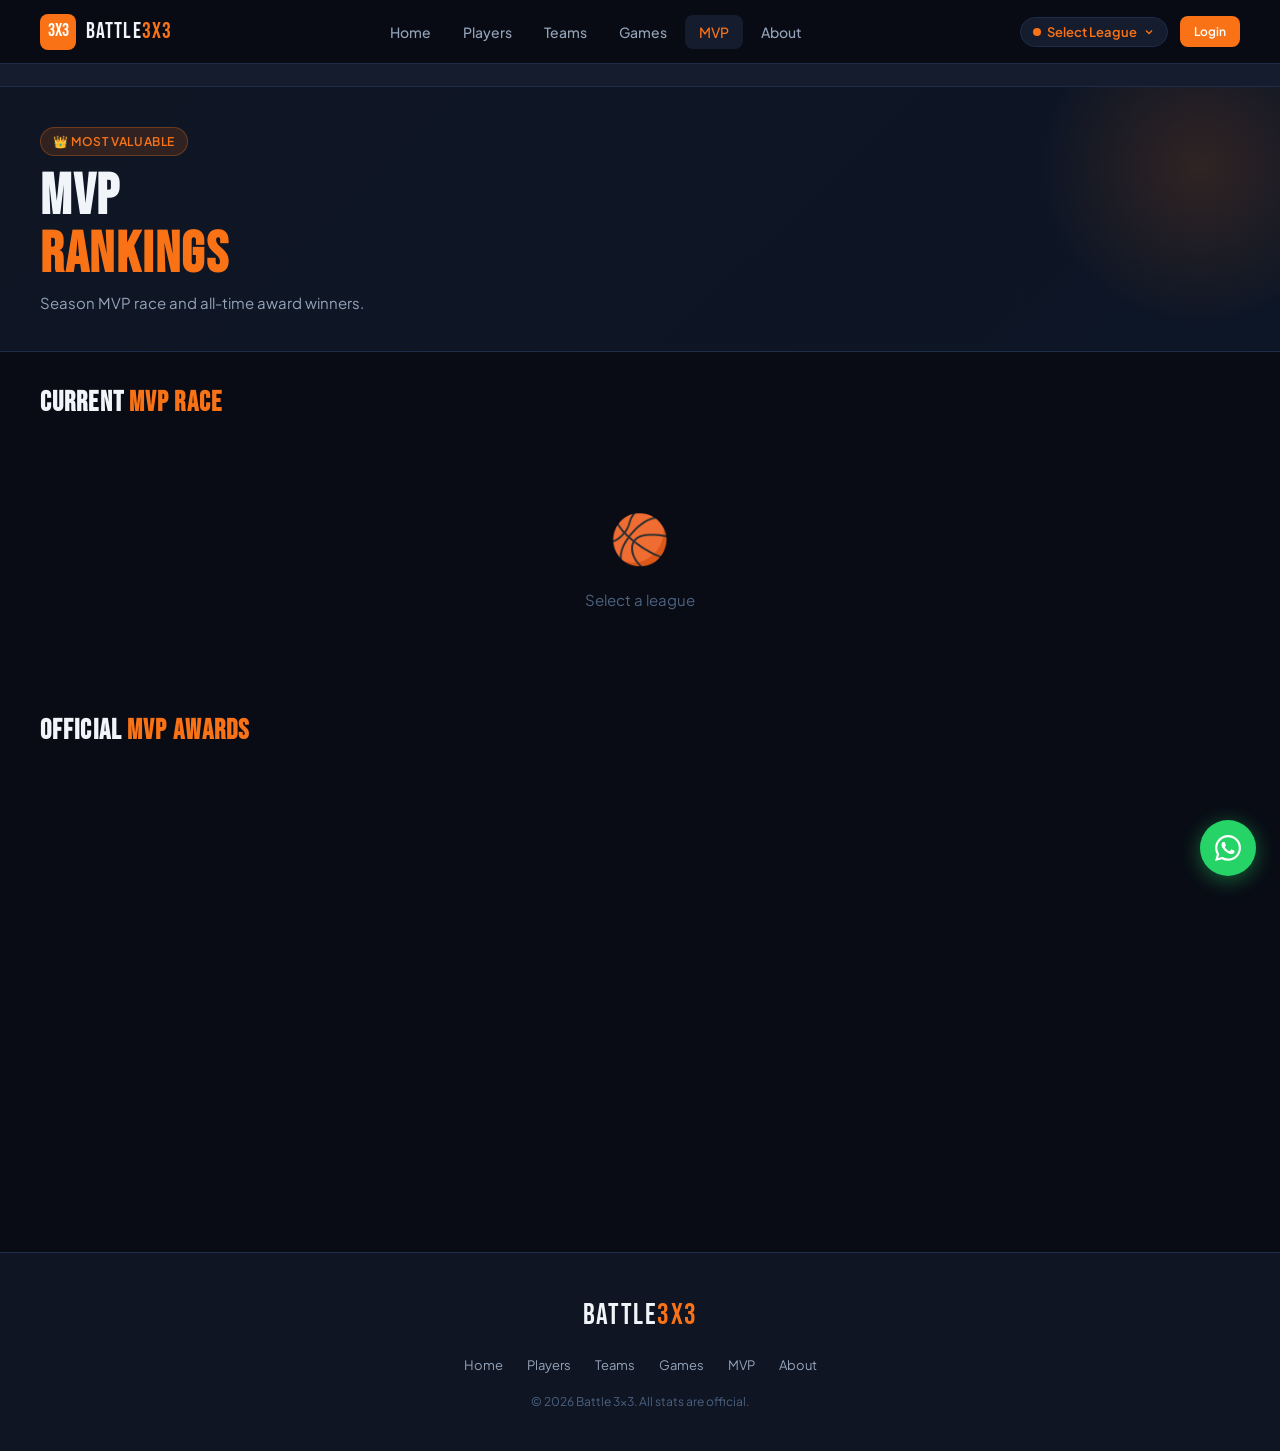
<file: mvp.html>
<!DOCTYPE html>
<html lang="en">
<head>
  <meta charset="UTF-8">
  <meta name="viewport" content="width=device-width, initial-scale=1.0">
  <title>MVP — Battle 3x3</title>
  <link rel="stylesheet" href="css/battle.css">
</head>
<body>

<div id="nav-placeholder"></div>

<section class="page-hero">
  <div class="container">
    <div class="page-hero-badge">👑 Most Valuable</div>
    <h1>MVP<br><span style="color:var(--orange)">RANKINGS</span></h1>
    <p>Season MVP race and all-time award winners.</p>
  </div>
</section>

<div class="page-content">
  <div class="container">

    <!-- MVP Race -->
    <div class="section-header animate-up">
      <h2 class="section-title">Current <span>MVP Race</span></h2>
      <span id="race-label" style="font-size:13px;color:var(--text-muted)"></span>
    </div>

    <!-- Top 3 podium -->
    <div id="mvp-podium" style="display:grid;grid-template-columns:repeat(3,1fr);gap:20px;margin-bottom:32px">
      <div class="loading-spinner" style="grid-column:1/-1"><div class="spinner"></div></div>
    </div>

    <!-- Full race table -->
    <div id="mvp-table">
      <div class="loading-spinner"><div class="spinner"></div></div>
    </div>

    <!-- Official MVPs -->
    <div class="section-header animate-up mt-40">
      <h2 class="section-title">Official <span>MVP Awards</span></h2>
    </div>
    <div id="official-mvps">
      <div class="loading-spinner"><div class="spinner"></div></div>
    </div>

  </div>
</div>

<div id="footer-placeholder"></div>

<script src="js/nav.js"></script>
<script src="js/api.js"></script>
<script>
document.addEventListener('DOMContentLoaded', async () => {
  await new Promise(r => setTimeout(r, 100));
  loadMVP();
});

async function loadMVP() {
  const l = State.selectedLeague;
  if (!l) {
    document.getElementById('mvp-podium').innerHTML = `<div style="grid-column:1/-1">${emptyState('🏀','Select a league')}</div>`;
    document.getElementById('mvp-table').innerHTML = '';
    document.getElementById('official-mvps').innerHTML = '';
    return;
  }
  document.getElementById('race-label').textContent = `${l.name}${l.season ? ' · ' + l.season.name : ''}`;

  try {
    const data = await API.mvp(l.id, l.season?.id);
    renderPodium(data.race || []);
    renderTable(data.race || []);
    renderOfficial(data.official || []);
  } catch (e) {
    document.getElementById('mvp-podium').innerHTML = `<div style="grid-column:1/-1">${emptyState('⚠️','Could not load MVP data')}</div>`;
  }
}

const MEDALS = ['🥇','🥈','🥉'];

function renderPodium(race) {
  const el = document.getElementById('mvp-podium');
  const top3 = race.slice(0, 3);
  if (!top3.length) {
    el.innerHTML = `<div style="grid-column:1/-1">${emptyState('👑','No data yet — season may not have started')}</div>`;
    return;
  }

  el.innerHTML = [0,1,2].map(i => {
    const p = top3[i];
    if (!p) return `<div class="card" style="border-style:dashed"><div class="card-body" style="text-align:center;color:var(--text-muted);padding:40px 20px">${i+1}${i===0?'st':i===1?'nd':'rd'}</div></div>`;
    const name = `${p.first_name} ${p.last_name}`;
    const photo = p.photo
      ? `<img src="${p.photo}" alt="${name}" style="width:80px;height:80px;border-radius:50%;object-fit:cover;object-position:top;border:3px solid ${i===0?'var(--gold)':'var(--border)'};">`
      : `<div style="width:80px;height:80px;border-radius:50%;background:var(--surface);display:flex;align-items:center;justify-content:center;font-size:2rem;border:3px solid ${i===0?'var(--gold)':'var(--border)'}">🏀</div>`;
    return `
      <a href="player?id=${p.id}" class="card ${i===0?'':''}">
        <div class="card-body" style="text-align:center;padding:28px 20px">
          <div style="font-size:2rem;margin-bottom:12px">${MEDALS[i]}</div>
          <div style="display:flex;justify-content:center;margin-bottom:14px">${photo}</div>
          <div style="font-family:var(--font-display);font-size:1.2rem;letter-spacing:.03em;margin-bottom:4px">${name.toUpperCase()}</div>
          <div style="font-size:12px;color:var(--text-secondary);margin-bottom:16px">${p.team_name}</div>
          <div style="font-family:var(--font-display);font-size:3rem;color:${i===0?'var(--gold)':i===1?'var(--text-secondary)':'var(--orange)'};line-height:1">${p.ppg}</div>
          <div style="font-size:11px;color:var(--text-muted);text-transform:uppercase;letter-spacing:.1em;margin-top:4px">PPG</div>
          <div style="display:flex;justify-content:center;gap:16px;margin-top:16px;padding-top:16px;border-top:1px solid var(--border)">
            <div style="text-align:center">
              <div style="font-weight:700">${p.total_points}</div>
              <div style="font-size:10px;color:var(--text-muted)">PTS</div>
            </div>
            <div style="text-align:center">
              <div style="font-weight:700">${p.total_3pt}</div>
              <div style="font-size:10px;color:var(--text-muted)">3PM</div>
            </div>
            <div style="text-align:center">
              <div style="font-weight:700">${p.games_played}</div>
              <div style="font-size:10px;color:var(--text-muted)">GP</div>
            </div>
          </div>
        </div>
      </a>
    `;
  }).join('');

  // Gold border for #1
  el.querySelector('a')?.setAttribute('style', el.querySelector('a')?.getAttribute('style') + ';border-color:var(--gold);box-shadow:0 0 32px rgba(245,158,11,0.2)');
}

function renderTable(race) {
  const el = document.getElementById('mvp-table');
  if (race.length <= 3) { el.innerHTML = ''; return; }

  const rest = race.slice(3);
  el.innerHTML = `
    <div class="table-wrap animate-up">
      <table>
        <thead><tr>
          <th>#</th><th>Player</th><th>Team</th>
          <th>GP</th><th>PTS</th>
          <th style="color:var(--orange)">PPG</th>
          <th>3PM</th><th>FTM</th>
        </tr></thead>
        <tbody>
          ${rest.map((p, i) => {
            const name = `${p.first_name} ${p.last_name}`;
            return `
              <tr onclick="location.href='player?id=${p.id}'" style="cursor:pointer">
                <td class="rank-cell">${i+4}</td>
                <td>
                  <div style="display:flex;align-items:center;gap:10px">
                    ${Utils.avatar(p.photo, name, 36)}
                    <strong>${name}</strong>
                  </div>
                </td>
                <td style="color:var(--text-secondary)">${p.team_name}</td>
                <td>${p.games_played}</td>
                <td style="font-weight:700">${p.total_points}</td>
                <td style="color:var(--orange);font-weight:700">${p.ppg}</td>
                <td>${p.total_3pt}</td>
                <td>${p.total_ft}</td>
              </tr>
            `;
          }).join('')}
        </tbody>
      </table>
    </div>
  `;
}

function renderOfficial(official) {
  const el = document.getElementById('official-mvps');
  if (!official.length) {
    el.innerHTML = emptyState('🏆','No official MVPs awarded yet');
    return;
  }

  el.innerHTML = `<div style="display:flex;flex-direction:column;gap:16px">` +
    official.map(o => {
      const regCard = o.reg_mvp_id ? `
        <div class="mvp-card">
          ${o.reg_mvp_photo
            ? `<img src="${o.reg_mvp_photo}" class="mvp-card-photo" alt="${o.reg_mvp_fn}">`
            : `<div class="mvp-card-avatar">🏀</div>`}
          <div>
            <div class="mvp-label">Regular Season MVP</div>
            <div class="mvp-name">${o.reg_mvp_fn.toUpperCase()} ${o.reg_mvp_ln.toUpperCase()}</div>
            <div class="mvp-team">${o.season_name} · ${o.league_name}</div>
          </div>
        </div>
      ` : '';
      const poCard = o.po_mvp_id ? `
        <div class="mvp-card" style="border-color:var(--orange)">
          ${o.po_mvp_photo
            ? `<img src="${o.po_mvp_photo}" class="mvp-card-photo" alt="${o.po_mvp_fn}">`
            : `<div class="mvp-card-avatar">🏀</div>`}
          <div>
            <div class="mvp-label" style="color:var(--orange)">Playoffs MVP</div>
            <div class="mvp-name">${o.po_mvp_fn.toUpperCase()} ${o.po_mvp_ln.toUpperCase()}</div>
            <div class="mvp-team">${o.season_name} · ${o.league_name}</div>
          </div>
        </div>
      ` : '';
      return `
        <div>
          <div style="font-size:12px;font-weight:700;color:var(--text-muted);text-transform:uppercase;letter-spacing:.1em;margin-bottom:12px">${o.season_name}</div>
          <div style="display:grid;grid-template-columns:1fr 1fr;gap:16px">
            ${regCard || ''}
            ${poCard  || ''}
          </div>
        </div>
      `;
    }).join('') + `</div>`;
}
</script>

<style>
@media (max-width: 600px) {
  #mvp-podium { grid-template-columns: 1fr !important; }
}
@media (max-width: 768px) {
  #official-mvps .grid2 { grid-template-columns: 1fr; }
}
</style>
</body>
</html>
</file>
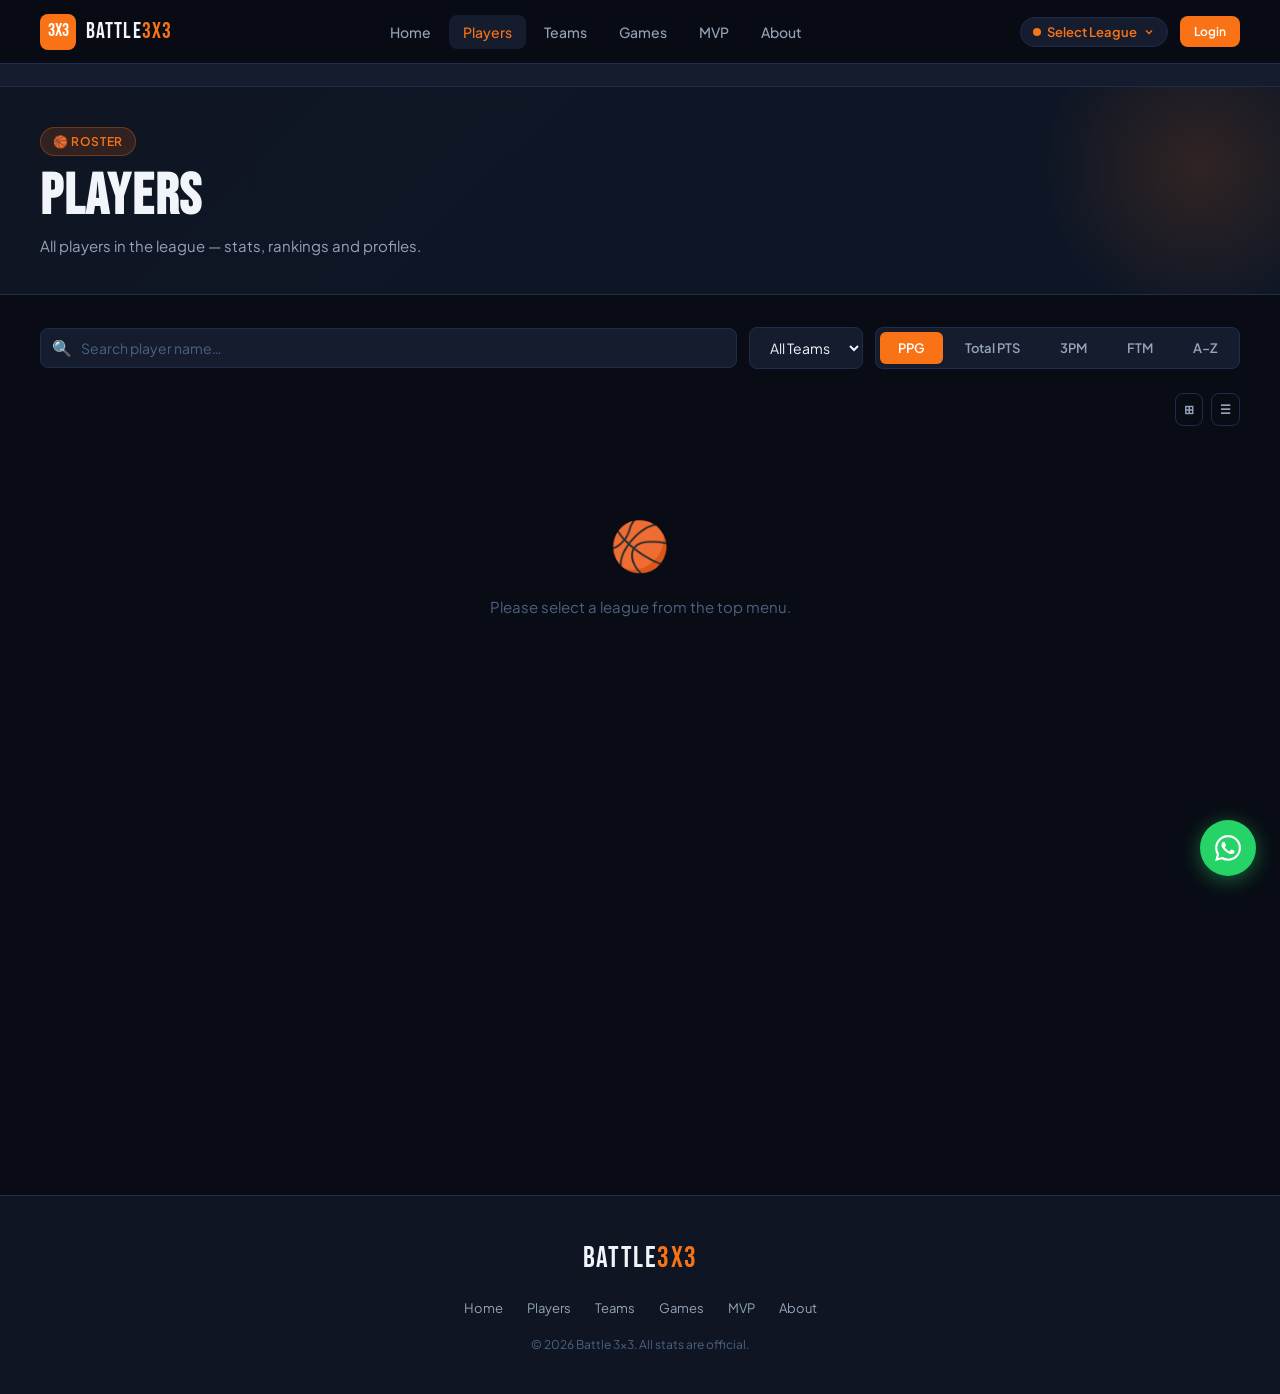
<file: players.html>
<!DOCTYPE html>
<html lang="en">
<head>
  <meta charset="UTF-8">
  <meta name="viewport" content="width=device-width, initial-scale=1.0">
  <title>Players — Battle 3x3</title>
  <link rel="stylesheet" href="css/battle.css">
</head>
<body>

<div id="nav-placeholder"></div>

<!-- HERO -->
<section class="page-hero">
  <div class="container">
    <div class="page-hero-badge">🏀 Roster</div>
    <h1>PLAYERS</h1>
    <p id="hero-subtitle">All players in the league — stats, rankings and profiles.</p>
  </div>
</section>

<div class="page-content">
  <div class="container">

    <!-- Filters -->
    <div class="filter-bar">
      <div class="search-box">
        <span class="icon">🔍</span>
        <input type="text" id="search" placeholder="Search player name…">
      </div>
      <select class="filter-select" id="team-filter">
        <option value="">All Teams</option>
      </select>
      <div class="tab-bar" style="margin-bottom:0">
        <button class="tab-btn active" data-sort="ppg">PPG</button>
        <button class="tab-btn" data-sort="season_pts">Total PTS</button>
        <button class="tab-btn" data-sort="season_3pt">3PM</button>
        <button class="tab-btn" data-sort="season_ft">FTM</button>
        <button class="tab-btn" data-sort="name">A–Z</button>
      </div>
    </div>

    <!-- View toggle -->
    <div style="display:flex;justify-content:flex-end;gap:8px;margin-bottom:20px">
      <button class="btn btn-ghost btn-sm" id="view-grid" title="Card view" style="padding:8px">⊞</button>
      <button class="btn btn-ghost btn-sm" id="view-list" title="List view" style="padding:8px">☰</button>
    </div>

    <!-- Players output -->
    <div id="players-output">
      <div class="loading-spinner"><div class="spinner"></div><span>Loading players…</span></div>
    </div>

    <div id="players-count" style="margin-top:16px;font-size:13px;color:var(--text-muted)"></div>
  </div>
</div>

<div id="footer-placeholder"></div>

<script src="js/nav.js"></script>
<script src="js/api.js"></script>
<script>
let allPlayers = [];
let currentSort = 'ppg';
let viewMode = 'grid';

document.addEventListener('DOMContentLoaded', async () => {
  await new Promise(r => setTimeout(r, 120));
  loadPlayers();

  document.getElementById('search').addEventListener('input', renderFiltered);
  document.getElementById('team-filter').addEventListener('change', renderFiltered);

  document.querySelectorAll('[data-sort]').forEach(btn => {
    btn.addEventListener('click', () => {
      document.querySelectorAll('[data-sort]').forEach(b => b.classList.remove('active'));
      btn.classList.add('active');
      currentSort = btn.dataset.sort;
      renderFiltered();
    });
  });

  document.getElementById('view-grid').addEventListener('click', () => {
    viewMode = 'grid';
    renderFiltered();
  });
  document.getElementById('view-list').addEventListener('click', () => {
    viewMode = 'list';
    renderFiltered();
  });
});

async function loadPlayers() {
  const l = State.selectedLeague;
  if (!l) {
    document.getElementById('players-output').innerHTML = emptyState('🏀','Please select a league from the top menu.');
    return;
  }
  const sid = l.season?.id;
  document.getElementById('hero-subtitle').textContent = `${l.name} · ${l.season?.name || 'All Seasons'}`;

  try {
    allPlayers = await API.players(l.id, sid);
    populateTeamFilter();
    renderFiltered();
  } catch (e) {
    document.getElementById('players-output').innerHTML = emptyState('⚠️','Could not load players. Check API connection.');
  }
}

function populateTeamFilter() {
  const teams = [...new Map(allPlayers.filter(p => p.team_id).map(p => [p.team_id, p.team_name])).entries()];
  const sel = document.getElementById('team-filter');
  sel.innerHTML = `<option value="">All Teams</option>` +
    teams.map(([id, name]) => `<option value="${id}">${name}</option>`).join('');
}

function getSorted(players) {
  if (currentSort === 'name') return [...players].sort((a,b) => `${a.last_name}${a.first_name}`.localeCompare(`${b.last_name}${b.first_name}`));
  return [...players].sort((a,b) => (parseFloat(b[currentSort])||0) - (parseFloat(a[currentSort])||0));
}

function renderFiltered() {
  const q     = document.getElementById('search').value.toLowerCase();
  const team  = document.getElementById('team-filter').value;
  let filtered = allPlayers.filter(p => {
    const name = `${p.first_name} ${p.last_name}`.toLowerCase();
    return (!q || name.includes(q)) && (!team || String(p.team_id) === team);
  });
  const sorted = getSorted(filtered);

  document.getElementById('players-count').textContent = `${sorted.length} player${sorted.length !== 1 ? 's' : ''} found`;

  if (!sorted.length) {
    document.getElementById('players-output').innerHTML = emptyState('🔍','No players match your search');
    return;
  }

  if (viewMode === 'grid') renderGrid(sorted);
  else renderTable(sorted);
}

function renderGrid(players) {
  const el = document.getElementById('players-output');
  el.innerHTML = `<div class="grid-4 stagger">` +
    players.map((p, i) => {
      const name = `${p.first_name} ${p.last_name}`;
      const photo = p.photo
        ? `<img src="${p.photo}" alt="${name}" class="player-card-photo">`
        : `<div class="player-card-photo-placeholder">🏀</div>`;
      return `
        <a href="player?id=${p.id}" class="player-card" style="animation-delay:${Math.min(i,12)*0.04}s">
          ${photo}
          <div class="player-card-body">
            ${p.jersey_number !== null ? `<div class="player-card-jersey">#${p.jersey_number}</div>` : ''}
            <div class="player-card-name">${name}</div>
            <div class="player-card-team">${p.team_name || 'Free Agent'}</div>
            <div class="player-stats-row">
              <div class="stat-cell"><span class="val">${p.ppg || 0}</span><span class="lbl">PPG</span></div>
              <div class="stat-cell"><span class="val">${p.season_3pt || 0}</span><span class="lbl">3PM</span></div>
              <div class="stat-cell"><span class="val">${p.season_gp || 0}</span><span class="lbl">GP</span></div>
            </div>
          </div>
        </a>
      `;
    }).join('') + `</div>`;
}

function renderTable(players) {
  const el = document.getElementById('players-output');
  el.innerHTML = `
    <div class="table-wrap">
      <table>
        <thead>
          <tr>
            <th>#</th>
            <th>Player</th>
            <th>Team</th>
            <th>Pos</th>
            <th title="Points per game">PPG</th>
            <th title="Total points">PTS</th>
            <th title="Three-pointers made">3PM</th>
            <th title="Free throws made">FTM</th>
            <th title="Games played">GP</th>
          </tr>
        </thead>
        <tbody>
          ${players.map((p, i) => {
            const name = `${p.first_name} ${p.last_name}`;
            return `
              <tr onclick="location.href='player?id=${p.id}'" style="cursor:pointer">
                <td class="rank-cell ${i<3?'top':''}">${i+1}</td>
                <td>
                  <div style="display:flex;align-items:center;gap:10px">
                    ${Utils.avatar(p.photo, name, 36)}
                    <div>
                      <div style="font-weight:600">${name}</div>
                      ${p.jersey_number !== null ? `<div style="font-size:11px;color:var(--orange)">#${p.jersey_number}</div>` : ''}
                    </div>
                  </div>
                </td>
                <td style="color:var(--text-secondary)">${p.team_name || '—'}</td>
                <td style="color:var(--text-muted);font-size:12px">${p.position || '—'}</td>
                <td style="color:var(--orange);font-weight:700">${p.ppg || 0}</td>
                <td style="font-weight:600">${p.season_pts || 0}</td>
                <td>${p.season_3pt || 0}</td>
                <td>${p.season_ft || 0}</td>
                <td>${p.season_gp || 0}</td>
              </tr>
            `;
          }).join('')}
        </tbody>
      </table>
    </div>
  `;
}
</script>
</body>
</html>
</file>
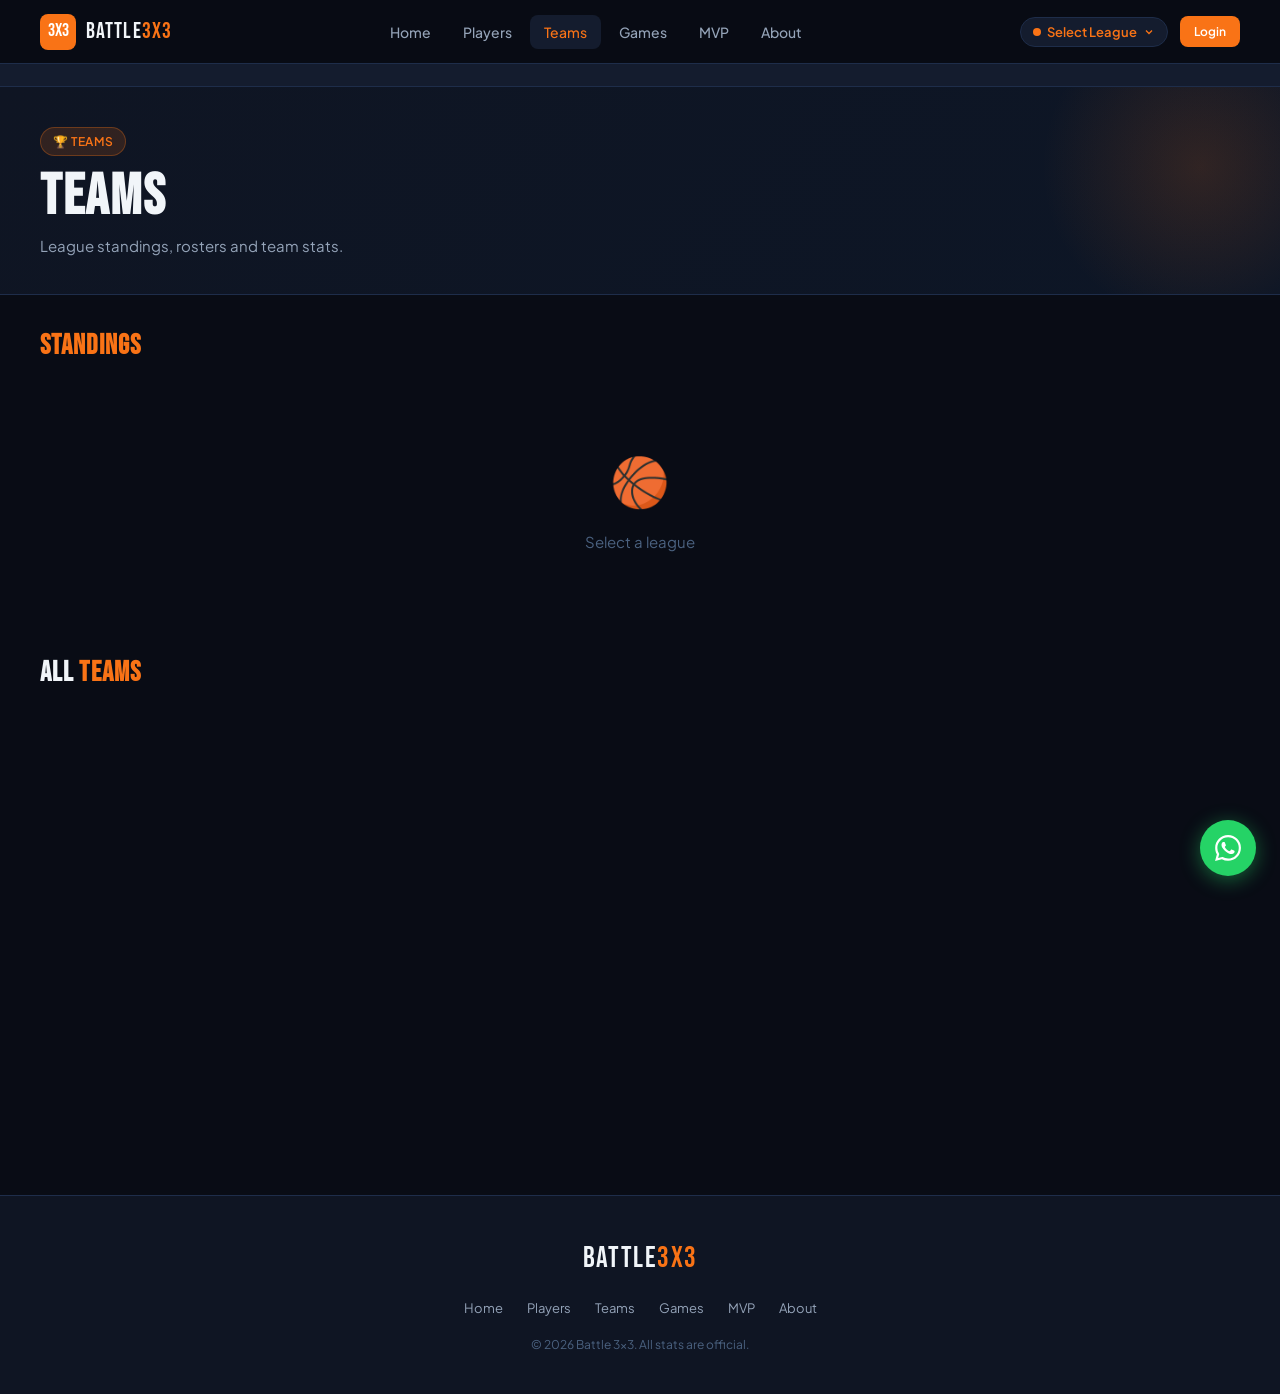
<file: teams.html>
<!DOCTYPE html>
<html lang="en">
<head>
  <meta charset="UTF-8">
  <meta name="viewport" content="width=device-width, initial-scale=1.0">
  <title>Teams — Battle 3x3</title>
  <link rel="stylesheet" href="css/battle.css">
</head>
<body>

<div id="nav-placeholder"></div>

<section class="page-hero">
  <div class="container">
    <div class="page-hero-badge">🏆 Teams</div>
    <h1>TEAMS</h1>
    <p id="hero-subtitle">League standings, rosters and team stats.</p>
  </div>
</section>

<div class="page-content">
  <div class="container">

    <!-- Standings -->
    <div class="section-header animate-up" style="margin-bottom:20px">
      <h2 class="section-title"><span>Standings</span></h2>
      <span id="season-label" style="font-size:13px;color:var(--text-muted)"></span>
    </div>
    <div id="standings-output">
      <div class="loading-spinner"><div class="spinner"></div></div>
    </div>

    <!-- Team Cards -->
    <div class="section-header animate-up mt-40">
      <h2 class="section-title">All <span>Teams</span></h2>
    </div>
    <div id="teams-grid" class="grid-3 stagger">
      <div class="loading-spinner" style="grid-column:1/-1"><div class="spinner"></div></div>
    </div>

  </div>
</div>

<div id="footer-placeholder"></div>

<script src="js/nav.js"></script>
<script src="js/api.js"></script>
<script>
document.addEventListener('DOMContentLoaded', async () => {
  await new Promise(r => setTimeout(r, 100));
  loadTeams();
});

async function loadTeams() {
  const l = State.selectedLeague;
  if (!l) {
    document.getElementById('standings-output').innerHTML = emptyState('🏀','Select a league');
    document.getElementById('teams-grid').innerHTML = '';
    return;
  }
  const sid = l.season?.id;
  document.getElementById('hero-subtitle').textContent = `${l.name} · ${l.season?.name || 'All Time'}`;
  if (l.season) document.getElementById('season-label').textContent = l.season.name;

  try {
    const [teams, standings] = await Promise.all([
      API.teams(l.id, sid),
      sid ? API.standings(l.id, sid) : Promise.resolve([]),
    ]);

    renderStandings(standings, teams, l);
    renderTeamCards(teams, standings);
  } catch (e) {
    document.getElementById('standings-output').innerHTML = emptyState('⚠️','Failed to load team data');
  }
}

function renderStandings(standings, teams, league) {
  const el = document.getElementById('standings-output');
  if (!standings.length) {
    el.innerHTML = emptyState('📊','No standings data for this season');
    return;
  }
  const pc = standings[0]?.playoff_teams_count || 4;
  el.innerHTML = `
    <div class="table-wrap animate-up">
      <table class="standings-table">
        <thead><tr>
          <th style="width:40px">#</th>
          <th>Team</th>
          <th>W</th>
          <th>L</th>
          <th class="hide-mobile">PF</th>
          <th class="hide-mobile">PA</th>
          <th class="hide-mobile">+/-</th>
          <th class="hide-mobile">Status</th>
        </tr></thead>
        <tbody>
          ${standings.map((s, i) => {
            const inPlayoffs = i < pc;
            const diff = (s.points_diff >= 0 ? '+' : '') + s.points_diff;
            return `
              <tr onclick="location.href='team?id=${s.team_id}'" style="cursor:pointer">
                <td class="rank-cell ${inPlayoffs ? 'top' : ''}">
                  ${inPlayoffs ? '🟠' : i+1}
                </td>
                <td>
                  <div class="team-name-cell">
                    ${Utils.teamLogo(s.team_logo, s.team_name)}
                    <strong title="${s.team_name}">${Utils.abbrevTeam(s.team_name, 16)}</strong>
                  </div>
                </td>
                <td style="color:var(--green);font-weight:700;font-size:1.1em">${s.wins}</td>
                <td style="color:var(--red)">${s.losses}</td>
                <td class="hide-mobile">${s.points_for}</td>
                <td class="hide-mobile">${s.points_against}</td>
                <td class="hide-mobile" style="color:${s.points_diff>=0?'var(--green)':'var(--red)'};font-weight:600">${diff}</td>
                <td class="hide-mobile">${inPlayoffs ? '<span class="badge badge-orange">Playoffs</span>' : '<span class="badge badge-muted">Regular</span>'}</td>
              </tr>
            `;
          }).join('')}
        </tbody>
      </table>
    </div>
    <div style="margin-top:8px;font-size:11px;color:var(--text-muted)">🟠 = Playoff-qualifying position</div>
  `;
}

function renderTeamCards(teams, standings) {
  const el = document.getElementById('teams-grid');
  if (!teams.length) { el.innerHTML = `<div style="grid-column:1/-1">${emptyState('🏆','No teams found')}</div>`; return; }
  const standMap = Object.fromEntries(standings.map(s => [s.team_id, s]));

  el.innerHTML = teams.map((t, i) => {
    const s = standMap[t.id];
    const logo = t.logo
      ? `<img src="${t.logo}" alt="${t.name}" style="width:80px;height:80px;object-fit:contain;border-radius:12px;background:var(--surface);padding:8px">`
      : `<div style="width:80px;height:80px;border-radius:12px;background:var(--surface);display:flex;align-items:center;justify-content:center;font-size:2rem">🏀</div>`;
    return `
      <a href="team?id=${t.id}" class="card" style="animation-delay:${i*0.06}s;cursor:pointer;display:block">
        <div class="card-body" style="display:flex;gap:20px;align-items:center">
          ${logo}
          <div style="flex:1">
            <div style="font-family:var(--font-display);font-size:1.3rem;letter-spacing:0.04em;margin-bottom:6px">${t.name}</div>
            <div style="font-size:12px;color:var(--text-muted);margin-bottom:12px">${t.player_count} Players · ${t.league_name}</div>
            ${s ? `
              <div style="display:flex;gap:16px">
                <div style="text-align:center">
                  <div style="font-family:var(--font-display);font-size:1.8rem;color:var(--green);line-height:1">${s.wins}</div>
                  <div style="font-size:10px;color:var(--text-muted);text-transform:uppercase;letter-spacing:.08em">W</div>
                </div>
                <div style="text-align:center">
                  <div style="font-family:var(--font-display);font-size:1.8rem;color:var(--red);line-height:1">${s.losses}</div>
                  <div style="font-size:10px;color:var(--text-muted);text-transform:uppercase;letter-spacing:.08em">L</div>
                </div>
                <div style="text-align:center">
                  <div style="font-family:var(--font-display);font-size:1.8rem;color:var(--orange);line-height:1">${s.points_for}</div>
                  <div style="font-size:10px;color:var(--text-muted);text-transform:uppercase;letter-spacing:.08em">PF</div>
                </div>
              </div>
            ` : `<span class="badge badge-muted">No season data</span>`}
          </div>
        </div>
      </a>
    `;
  }).join('');
}
</script>
</body>
</html>
</file>
<file: css/battle.css>
/* =========================================================
   BATTLE 3x3 — Public Frontend
   Design System v1.0
   Theme: Premium Dark / Basketball Court
   Fonts: Bebas Neue (display) + Plus Jakarta Sans (body)
   ========================================================= */

@import url('https://fonts.googleapis.com/css2?family=Bebas+Neue&family=Plus+Jakarta+Sans:wght@300;400;500;600;700;800&display=swap');

/* ── CSS Variables ─────────────────────────────────────── */
:root {
  --bg:          #090c15;
  --surface:     #0f1523;
  --card:        #141c2e;
  --card-hover:  #1a2540;
  --border:      #1e2d4a;
  --border-soft: #1a2438;

  --orange:      #f97316;
  --orange-glow: rgba(249, 115, 22, 0.15);
  --orange-dim:  #c2580f;
  --blue:        #3b82f6;
  --blue-dim:    #1d4ed8;
  --gold:        #f59e0b;
  --green:       #10b981;
  --red:         #ef4444;

  --text-primary: #f1f5f9;
  --text-secondary: #94a3b8;
  --text-muted:  #4b6280;

  --nav-h:       64px;
  --radius:      12px;
  --radius-sm:   8px;
  --radius-lg:   16px;
  --transition:  0.2s cubic-bezier(0.4,0,0.2,1);

  --font-display: 'Bebas Neue', sans-serif;
  --font-body:    'Plus Jakarta Sans', sans-serif;
}

/* ── Reset & Base ─────────────────────────────────────── */
*, *::before, *::after { box-sizing: border-box; margin: 0; padding: 0; }
html { font-size: 16px; scroll-behavior: smooth; }

body {
  font-family: var(--font-body);
  background: var(--bg);
  color: var(--text-primary);
  line-height: 1.6;
  min-height: 100vh;
  overflow-x: hidden;
  max-width: 100vw;
}

/* Hard-stop any runaway child overflow */
.nav, section, .home-hero, .page-content, .container, footer {
  max-width: 100%;
}

a { color: inherit; text-decoration: none; }
img { max-width: 100%; }
button { cursor: pointer; border: none; background: none; font-family: inherit; }
ul { list-style: none; }

/* Scrollbar */
::-webkit-scrollbar { width: 6px; height: 6px; }
::-webkit-scrollbar-track { background: var(--surface); }
::-webkit-scrollbar-thumb { background: var(--border); border-radius: 3px; }

/* ── Typography ───────────────────────────────────────── */
.font-display { font-family: var(--font-display); }
h1,h2,h3,h4,h5 { line-height: 1.2; }

.stat-number {
  font-family: var(--font-display);
  letter-spacing: 0.02em;
}

/* ── Layout ───────────────────────────────────────────── */
.container {
  width: 100%;
  max-width: 1240px;
  margin: 0 auto;
  padding: 0 20px;
}

.page-content {
  /*
   * On pages that have a page-hero before this div the context bar
   * (margin-top: var(--nav-h)) already pushes content below the nav.
   * We keep a modest top pad for breathing room only.
   */
  padding-top: 32px;
  padding-bottom: 80px;
  min-height: 100vh;
}

/* ── Navigation ───────────────────────────────────────── */
.nav {
  position: fixed;
  top: 0; left: 0; right: 0;
  height: var(--nav-h);
  background: rgba(9, 12, 21, 0.95);
  backdrop-filter: blur(20px);
  border-bottom: 1px solid var(--border);
  z-index: 100;
  display: flex;
  align-items: center;
}

.nav-inner {
  display: flex;
  align-items: center;
  justify-content: space-between;
  width: 100%;
}

.nav-logo {
  display: flex;
  align-items: center;
  gap: 10px;
}

.nav-logo-mark {
  width: 36px;
  height: 36px;
  background: var(--orange);
  border-radius: 8px;
  display: flex;
  align-items: center;
  justify-content: center;
  font-family: var(--font-display);
  font-size: 18px;
  color: #fff;
  flex-shrink: 0;
}

.nav-logo-text {
  font-family: var(--font-display);
  font-size: 22px;
  letter-spacing: 0.05em;
  color: var(--text-primary);
}

.nav-logo-text span {
  color: var(--orange);
}

.nav-links {
  display: flex;
  align-items: center;
  gap: 4px;
}

.nav-link {
  padding: 8px 14px;
  border-radius: var(--radius-sm);
  font-size: 14px;
  font-weight: 500;
  color: var(--text-secondary);
  transition: color var(--transition), background var(--transition);
  white-space: nowrap;
}

.nav-link:hover,
.nav-link.active {
  color: var(--text-primary);
  background: var(--card);
}

.nav-link.active {
  color: var(--orange);
}

.nav-right {
  display: flex;
  align-items: center;
  gap: 12px;
}

/* League selector in nav */
.league-pill {
  display: flex;
  align-items: center;
  gap: 6px;
  padding: 6px 12px;
  background: var(--card);
  border: 1px solid var(--border);
  border-radius: 20px;
  font-size: 13px;
  font-weight: 600;
  color: var(--orange);
  cursor: pointer;
  transition: background var(--transition);
}

.league-pill:hover { background: var(--card-hover); }
.league-pill-dot { width: 8px; height: 8px; background: var(--orange); border-radius: 50%; animation: pulse-dot 2s infinite; }
@keyframes pulse-dot {
  0%,100% { opacity:1; transform: scale(1); }
  50% { opacity:0.5; transform: scale(0.8); }
}

/* Mobile menu toggle */
.nav-toggle {
  display: none;
  flex-direction: column;
  gap: 5px;
  padding: 8px;
  cursor: pointer;
}
.nav-toggle span {
  display: block;
  width: 22px;
  height: 2px;
  background: var(--text-primary);
  border-radius: 2px;
  transition: all 0.3s;
}

/* ── Hero / Page Headers ─────────────────────────────── */
.page-hero {
  background: linear-gradient(135deg, var(--surface) 0%, #0d1626 100%);
  border-bottom: 1px solid var(--border);
  padding: 40px 0 36px;
  position: relative;
  overflow: hidden;
}

.page-hero::before {
  content: '';
  position: absolute;
  right: -80px; top: -80px;
  width: 320px; height: 320px;
  background: radial-gradient(circle, var(--orange-glow) 0%, transparent 70%);
  pointer-events: none;
}

.page-hero-badge {
  display: inline-flex;
  align-items: center;
  gap: 6px;
  padding: 4px 12px;
  background: var(--orange-glow);
  border: 1px solid rgba(249,115,22,0.3);
  border-radius: 20px;
  font-size: 12px;
  font-weight: 600;
  color: var(--orange);
  letter-spacing: 0.05em;
  text-transform: uppercase;
  margin-bottom: 12px;
}

.page-hero h1 {
  font-family: var(--font-display);
  font-size: clamp(2.2rem, 5vw, 3.6rem);
  letter-spacing: 0.03em;
  line-height: 1;
}

.page-hero p {
  color: var(--text-secondary);
  margin-top: 8px;
  font-size: 15px;
}

/* ── Cards ────────────────────────────────────────────── */
.card {
  background: var(--card);
  border: 1px solid var(--border);
  border-radius: var(--radius);
  overflow: hidden;
  transition: transform var(--transition), border-color var(--transition), box-shadow var(--transition);
}

.card:hover {
  transform: translateY(-2px);
  border-color: rgba(249,115,22,0.3);
  box-shadow: 0 8px 32px rgba(0,0,0,0.4);
}

.card-body { padding: 20px; }
.card-header {
  padding: 16px 20px;
  border-bottom: 1px solid var(--border);
  display: flex;
  align-items: center;
  justify-content: space-between;
}
.card-title {
  font-family: var(--font-display);
  font-size: 1.1rem;
  letter-spacing: 0.05em;
}

/* ── Player Cards ─────────────────────────────────────── */
.player-card {
  background: var(--card);
  border: 1px solid var(--border);
  border-radius: var(--radius);
  overflow: hidden;
  cursor: pointer;
  transition: transform var(--transition), border-color var(--transition), box-shadow var(--transition);
  animation: fadeInUp 0.4s both;
}

.player-card:hover {
  transform: translateY(-4px);
  border-color: var(--orange);
  box-shadow: 0 12px 40px rgba(249,115,22,0.15);
}

.player-card-photo {
  width: 100%;
  aspect-ratio: 3/4;
  object-fit: cover;
  object-position: top;
  background: var(--surface);
  display: block;
}

.player-card-photo-placeholder {
  width: 100%;
  aspect-ratio: 3/4;
  background: linear-gradient(135deg, var(--surface), var(--border));
  display: flex;
  align-items: center;
  justify-content: center;
  color: var(--text-muted);
  font-size: 3rem;
}

.player-card-body {
  padding: 14px 16px 16px;
}

.player-card-jersey {
  font-family: var(--font-display);
  font-size: 0.9rem;
  color: var(--orange);
  letter-spacing: 0.05em;
  margin-bottom: 2px;
}

.player-card-name {
  font-weight: 700;
  font-size: 0.95rem;
  line-height: 1.3;
  margin-bottom: 4px;
}

.player-card-team {
  font-size: 12px;
  color: var(--text-secondary);
  margin-bottom: 12px;
}

.player-stats-row {
  display: grid;
  grid-template-columns: repeat(3, 1fr);
  gap: 8px;
  padding-top: 12px;
  border-top: 1px solid var(--border);
}

.stat-cell {
  text-align: center;
}

.stat-cell .val {
  font-family: var(--font-display);
  font-size: 1.3rem;
  color: var(--text-primary);
  display: block;
  line-height: 1;
}

.stat-cell .lbl {
  font-size: 10px;
  color: var(--text-muted);
  text-transform: uppercase;
  letter-spacing: 0.08em;
  margin-top: 2px;
}

/* ── Grid layouts ─────────────────────────────────────── */
.grid-4 {
  display: grid;
  grid-template-columns: repeat(4, 1fr);
  gap: 20px;
}

.grid-3 {
  display: grid;
  grid-template-columns: repeat(3, 1fr);
  gap: 20px;
}

.grid-2 {
  display: grid;
  grid-template-columns: repeat(2, 1fr);
  gap: 20px;
}

/* ── Stat Cards (big numbers) ─────────────────────────── */
.big-stat {
  text-align: center;
  padding: 20px 16px;
}

.big-stat .value {
  font-family: var(--font-display);
  font-size: clamp(2.5rem, 5vw, 4rem);
  color: var(--orange);
  display: block;
  line-height: 1;
}

.big-stat .label {
  font-size: 12px;
  color: var(--text-muted);
  text-transform: uppercase;
  letter-spacing: 0.1em;
  margin-top: 6px;
}

/* ── Tables ───────────────────────────────────────────── */
.table-wrap {
  overflow-x: auto;
  border-radius: var(--radius);
  border: 1px solid var(--border);
}

table {
  width: 100%;
  border-collapse: collapse;
  font-size: 14px;
}

thead tr {
  background: var(--surface);
  border-bottom: 1px solid var(--border);
}

thead th {
  padding: 12px 16px;
  text-align: left;
  font-size: 11px;
  font-weight: 600;
  color: var(--text-muted);
  text-transform: uppercase;
  letter-spacing: 0.08em;
  white-space: nowrap;
  cursor: pointer;
  user-select: none;
}

thead th:hover { color: var(--text-secondary); }
thead th.sorted { color: var(--orange); }

tbody tr {
  border-bottom: 1px solid var(--border-soft);
  transition: background var(--transition);
}

tbody tr:last-child { border-bottom: none; }
tbody tr:hover { background: var(--card-hover); }

tbody td {
  padding: 12px 16px;
  white-space: nowrap;
}

tbody td.name-cell {
  display: flex;
  align-items: center;
  gap: 10px;
  white-space: normal;
}

.rank-cell {
  color: var(--text-muted);
  font-size: 12px;
  font-weight: 700;
  width: 40px;
}

.rank-cell.top { color: var(--orange); }

.table-avatar {
  width: 32px;
  height: 32px;
  border-radius: 50%;
  object-fit: cover;
  background: var(--surface);
  flex-shrink: 0;
}

.table-avatar-placeholder {
  width: 32px;
  height: 32px;
  border-radius: 50%;
  background: var(--border);
  display: flex;
  align-items: center;
  justify-content: center;
  font-size: 12px;
  color: var(--text-muted);
  flex-shrink: 0;
}

/* ── Badges ───────────────────────────────────────────── */
.badge {
  display: inline-flex;
  align-items: center;
  gap: 4px;
  padding: 3px 8px;
  border-radius: 4px;
  font-size: 11px;
  font-weight: 600;
  text-transform: uppercase;
  letter-spacing: 0.05em;
}

.badge-orange  { background: var(--orange-glow); color: var(--orange); }
.badge-blue    { background: rgba(59,130,246,0.15); color: var(--blue); }
.badge-green   { background: rgba(16,185,129,0.15); color: var(--green); }
.badge-red     { background: rgba(239,68,68,0.15); color: var(--red); }
.badge-gold    { background: rgba(245,158,11,0.15); color: var(--gold); }
.badge-muted   { background: var(--surface); color: var(--text-muted); }

/* ── Buttons ──────────────────────────────────────────── */
.btn {
  display: inline-flex;
  align-items: center;
  gap: 8px;
  padding: 10px 20px;
  border-radius: var(--radius-sm);
  font-size: 14px;
  font-weight: 600;
  transition: all var(--transition);
  white-space: nowrap;
}

.btn-primary {
  background: var(--orange);
  color: #fff;
}
.btn-primary:hover {
  background: var(--orange-dim);
  transform: translateY(-1px);
}

.btn-ghost {
  background: transparent;
  border: 1px solid var(--border);
  color: var(--text-secondary);
}
.btn-ghost:hover {
  border-color: var(--orange);
  color: var(--orange);
}

.btn-sm { padding: 6px 14px; font-size: 12px; }

/* ── Filters / Search ─────────────────────────────────── */
.filter-bar {
  display: flex;
  align-items: center;
  gap: 12px;
  flex-wrap: wrap;
  margin-bottom: 24px;
}

.search-box {
  position: relative;
  flex: 1;
  min-width: 200px;
}

.search-box input {
  width: 100%;
  padding: 10px 16px 10px 40px;
  background: var(--card);
  border: 1px solid var(--border);
  border-radius: var(--radius-sm);
  color: var(--text-primary);
  font-family: var(--font-body);
  font-size: 14px;
  outline: none;
  transition: border-color var(--transition);
}

.search-box input:focus { border-color: var(--orange); }
.search-box input::placeholder { color: var(--text-muted); }

.search-box .icon {
  position: absolute;
  left: 12px;
  top: 50%;
  transform: translateY(-50%);
  color: var(--text-muted);
  font-size: 16px;
}

.filter-select {
  padding: 10px 16px;
  background: var(--card);
  border: 1px solid var(--border);
  border-radius: var(--radius-sm);
  color: var(--text-primary);
  font-family: var(--font-body);
  font-size: 14px;
  outline: none;
  cursor: pointer;
  transition: border-color var(--transition);
}
.filter-select:focus { border-color: var(--orange); }
.filter-select option { background: var(--card); }

.tab-bar {
  display: flex;
  gap: 4px;
  background: var(--card);
  border: 1px solid var(--border);
  border-radius: var(--radius-sm);
  padding: 4px;
  margin-bottom: 24px;
}

.tab-btn {
  padding: 8px 18px;
  border-radius: 6px;
  font-size: 13px;
  font-weight: 600;
  color: var(--text-secondary);
  transition: all var(--transition);
}
.tab-btn.active {
  background: var(--orange);
  color: #fff;
}
.tab-btn:hover:not(.active) { color: var(--text-primary); background: var(--card-hover); }

/* ── Game Cards ───────────────────────────────────────── */
.game-card {
  background: var(--card);
  border: 1px solid var(--border);
  border-radius: var(--radius);
  padding: 16px 20px;
  cursor: pointer;
  transition: all var(--transition);
  animation: fadeInUp 0.35s both;
}

.game-card:hover {
  border-color: var(--orange);
  transform: translateY(-2px);
  box-shadow: 0 8px 24px rgba(0,0,0,0.3);
}

.game-card-meta {
  display: flex;
  align-items: center;
  justify-content: space-between;
  margin-bottom: 14px;
  gap: 8px;            /* gap so date and badges don't collide */
  flex-wrap: nowrap;   /* stay on one line */
  min-width: 0;        /* allow flex children to shrink */
}

.game-date {
  font-size: 12px;
  color: var(--text-muted);
  font-weight: 500;
  white-space: nowrap;
  overflow: hidden;
  text-overflow: ellipsis;
  min-width: 0;
  flex-shrink: 1;
}

.game-body {
  display: flex;
  align-items: center;
  gap: 12px;
}

.game-team {
  flex: 1;
  display: flex;
  align-items: center;
  gap: 10px;
}

.game-team.away { flex-direction: row-reverse; text-align: right; }

.team-logo-sm {
  width: 40px;
  height: 40px;
  border-radius: 8px;
  object-fit: contain;
  background: var(--surface);
  padding: 4px;
  flex-shrink: 0;
}

.team-logo-placeholder {
  width: 40px;
  height: 40px;
  border-radius: 8px;
  background: var(--surface);
  display: flex;
  align-items: center;
  justify-content: center;
  font-size: 10px;
  color: var(--text-muted);
  font-weight: 700;
  flex-shrink: 0;
}

.team-name-sm {
  font-weight: 600;
  font-size: 14px;
  line-height: 1.2;
}

.game-score {
  display: flex;
  align-items: center;
  gap: 8px;
  flex-shrink: 0;
}

.score-val {
  font-family: var(--font-display);
  font-size: 2rem;
  line-height: 1;
  color: var(--text-primary);
  width: 40px;
  text-align: center;
}

.score-sep {
  color: var(--text-muted);
  font-size: 12px;
  margin-bottom: 2px;
}

.score-val.winner { color: var(--orange); }

/* Badges group on right side of game card meta — never wrap, never overflow */
.game-card-badges {
  display: flex;
  align-items: center;
  gap: 5px;
  flex-shrink: 0;
}
  font-family: var(--font-display);
  font-size: 1.3rem;
  color: var(--text-muted);
  text-align: center;
  width: 80px;
}

/* ── Standings Table Specifics ────────────────────────── */
.standing-pos {
  font-family: var(--font-display);
  font-size: 1.1rem;
  width: 32px;
  text-align: center;
}

.standing-pos.playoff { color: var(--orange); }

.team-name-cell {
  display: flex;
  align-items: center;
  gap: 10px;
}

/* ── Section Headers ──────────────────────────────────── */
.section-header {
  display: flex;
  align-items: center;
  justify-content: space-between;
  margin-bottom: 20px;
  padding-top: 4px; /* prevent collision with parent border */
}

.section-title {
  font-family: var(--font-display);
  font-size: 1.75rem;
  letter-spacing: 0.04em;
  line-height: 1.1;
}

.section-title span { color: var(--orange); }

.view-all {
  font-size: 13px;
  font-weight: 600;
  color: var(--orange);
  display: flex;
  align-items: center;
  gap: 4px;
}
.view-all:hover { text-decoration: underline; }

/* ── League Context Banner ────────────────────────────── */
/*
 * The <nav> is position:fixed so it is removed from normal flow.
 * Without a margin-top offset the context bar renders from y=0
 * — right behind the fixed nav bar. This one rule fixes the date
 * text "touching" the nav: push the bar down by the nav height.
 */
.league-context-bar {
  background: var(--card);
  border-bottom: 1px solid var(--border);
  padding: 11px 0;
  margin-top: var(--nav-h); /* slide below fixed nav */
}

.league-context-inner {
  display: flex;
  align-items: center;
  gap: 16px;
  flex-wrap: wrap;
  font-size: 13px;
  color: var(--text-secondary);
}

.league-context-inner strong { color: var(--text-primary); }

.season-status-pill {
  display: inline-flex;
  align-items: center;
  gap: 5px;
  padding: 2px 10px;
  border-radius: 20px;
  font-size: 11px;
  font-weight: 700;
  text-transform: uppercase;
  letter-spacing: 0.07em;
}

.season-status-pill.active   { background: rgba(16,185,129,0.15); color: var(--green); }
.season-status-pill.playoffs { background: var(--orange-glow); color: var(--orange); }
.season-status-pill.completed{ background: var(--surface); color: var(--text-muted); }
.season-status-pill.upcoming { background: rgba(59,130,246,0.15); color: var(--blue); }

/* League switcher dropdown */
.league-dropdown {
  position: relative;
}

.league-dropdown-menu {
  position: absolute;
  top: calc(100% + 8px);
  right: 0;
  background: var(--card);
  border: 1px solid var(--border);
  border-radius: var(--radius);
  min-width: 220px;
  z-index: 200;
  box-shadow: 0 16px 40px rgba(0,0,0,0.5);
  overflow: hidden;
  display: none;
}

.league-dropdown-menu.open { display: block; }

.league-dropdown-item {
  display: flex;
  align-items: center;
  gap: 10px;
  padding: 12px 16px;
  font-size: 14px;
  font-weight: 500;
  cursor: pointer;
  transition: background var(--transition);
  border-bottom: 1px solid var(--border-soft);
}
.league-dropdown-item:last-child { border-bottom: none; }
.league-dropdown-item:hover { background: var(--card-hover); }
.league-dropdown-item.selected { color: var(--orange); }

.league-dropdown-label {
  padding: 8px 16px;
  font-size: 10px;
  color: var(--text-muted);
  font-weight: 700;
  text-transform: uppercase;
  letter-spacing: 0.1em;
  background: var(--surface);
}

/* ── MVP Highlight Card ───────────────────────────────── */
.mvp-card {
  background: linear-gradient(135deg, var(--card) 0%, #1a1a0a 100%);
  border: 1px solid var(--gold);
  border-radius: var(--radius-lg);
  padding: 24px;
  display: flex;
  align-items: center;
  gap: 20px;
  position: relative;
  overflow: hidden;
  animation: fadeInUp 0.5s both;
}

.mvp-card::before {
  content: '👑';
  position: absolute;
  right: 20px;
  top: 16px;
  font-size: 2rem;
  opacity: 0.4;
}

.mvp-card-photo {
  width: 80px;
  height: 80px;
  border-radius: 50%;
  object-fit: cover;
  object-position: top;
  border: 3px solid var(--gold);
  flex-shrink: 0;
}

.mvp-card-avatar {
  width: 80px;
  height: 80px;
  border-radius: 50%;
  background: var(--surface);
  display: flex;
  align-items: center;
  justify-content: center;
  font-size: 2rem;
  border: 3px solid var(--gold);
  flex-shrink: 0;
}

.mvp-label {
  font-size: 11px;
  font-weight: 700;
  text-transform: uppercase;
  letter-spacing: 0.1em;
  color: var(--gold);
  margin-bottom: 4px;
}

.mvp-name {
  font-family: var(--font-display);
  font-size: 1.6rem;
  letter-spacing: 0.03em;
  line-height: 1;
  margin-bottom: 4px;
}

.mvp-team {
  font-size: 13px;
  color: var(--text-secondary);
  margin-bottom: 12px;
}

.mvp-stats {
  display: flex;
  gap: 16px;
}

/* ── Player Detail Page ───────────────────────────────── */
.player-hero {
  display: flex;
  gap: 32px;
  align-items: flex-end;
  padding: 40px 0 32px;
}

.player-hero-photo {
  width: 160px;
  height: 200px;
  border-radius: var(--radius);
  object-fit: cover;
  object-position: top;
  border: 2px solid var(--border);
  flex-shrink: 0;
}

.player-hero-placeholder {
  width: 160px;
  height: 200px;
  border-radius: var(--radius);
  background: var(--surface);
  display: flex;
  align-items: center;
  justify-content: center;
  font-size: 4rem;
  border: 2px solid var(--border);
  flex-shrink: 0;
}

.player-hero-info {
  flex: 1;
}

.player-hero-number {
  font-family: var(--font-display);
  font-size: 5rem;
  color: var(--orange);
  opacity: 0.15;
  position: absolute;
  right: 0;
  top: 0;
  line-height: 1;
  pointer-events: none;
}

.player-hero-meta {
  display: flex;
  gap: 12px;
  flex-wrap: wrap;
  margin-top: 12px;
  margin-bottom: 20px;
}

.player-hero-stat-grid {
  display: flex;
  gap: 32px;
}

.player-hero-stat { text-align: left; }
.player-hero-stat .v {
  font-family: var(--font-display);
  font-size: 2.2rem;
  color: var(--text-primary);
  line-height: 1;
}
.player-hero-stat .l {
  font-size: 11px;
  color: var(--text-muted);
  text-transform: uppercase;
  letter-spacing: 0.1em;
  margin-top: 2px;
}

/* ── Animations ───────────────────────────────────────── */
@keyframes fadeInUp {
  from { opacity: 0; transform: translateY(16px); }
  to   { opacity: 1; transform: translateY(0); }
}

@keyframes fadeIn {
  from { opacity: 0; }
  to   { opacity: 1; }
}

@keyframes slideIn {
  from { opacity: 0; transform: translateX(-12px); }
  to   { opacity: 1; transform: translateX(0); }
}

.animate-fade { animation: fadeIn 0.5s both; }
.animate-up   { animation: fadeInUp 0.5s both; }

/* stagger children */
.stagger > *:nth-child(1) { animation-delay: 0.05s; }
.stagger > *:nth-child(2) { animation-delay: 0.10s; }
.stagger > *:nth-child(3) { animation-delay: 0.15s; }
.stagger > *:nth-child(4) { animation-delay: 0.20s; }
.stagger > *:nth-child(5) { animation-delay: 0.25s; }
.stagger > *:nth-child(6) { animation-delay: 0.30s; }
.stagger > *:nth-child(7) { animation-delay: 0.35s; }
.stagger > *:nth-child(8) { animation-delay: 0.40s; }

/* ── Loading States ───────────────────────────────────── */
.loading-spinner {
  display: flex;
  justify-content: center;
  align-items: center;
  padding: 60px;
  color: var(--text-muted);
  flex-direction: column;
  gap: 16px;
}

.spinner {
  width: 40px;
  height: 40px;
  border: 3px solid var(--border);
  border-top-color: var(--orange);
  border-radius: 50%;
  animation: spin 0.8s linear infinite;
}

@keyframes spin { to { transform: rotate(360deg); } }

.empty-state {
  text-align: center;
  padding: 60px 20px;
  color: var(--text-muted);
}

.empty-state .icon { font-size: 3rem; margin-bottom: 12px; }
.empty-state p { font-size: 15px; }

/* ── Footer ───────────────────────────────────────────── */
.footer {
  background: var(--surface);
  border-top: 1px solid var(--border);
  padding: 40px 0;
  text-align: center;
}

.footer-logo {
  font-family: var(--font-display);
  font-size: 1.8rem;
  letter-spacing: 0.05em;
  color: var(--text-primary);
  margin-bottom: 8px;
}

.footer-logo span { color: var(--orange); }

.footer-links {
  display: flex;
  justify-content: center;
  gap: 24px;
  flex-wrap: wrap;
  margin: 16px 0;
}

.footer-links a {
  font-size: 13px;
  color: var(--text-secondary);
  transition: color var(--transition);
}
.footer-links a:hover { color: var(--orange); }

.footer-copy {
  font-size: 12px;
  color: var(--text-muted);
  margin-top: 16px;
}

/* ── Responsive ───────────────────────────────────────── */
@media (max-width: 1024px) {
  .grid-4 { grid-template-columns: repeat(3, 1fr); }
}

@media (max-width: 768px) {
  :root { --nav-h: 60px; }

  .nav-links { display: none; }
  .nav-toggle { display: flex; }

  .nav-links.open {
    display: flex;
    flex-direction: column;
    position: fixed;
    top: var(--nav-h);
    left: 0; right: 0;
    background: var(--surface);
    border-bottom: 1px solid var(--border);
    padding: 12px;
    gap: 4px;
    z-index: 99;
  }

  .grid-4 { grid-template-columns: repeat(2, 1fr); }
  .grid-3 { grid-template-columns: repeat(2, 1fr); }
  .grid-2 { grid-template-columns: 1fr; }

  .player-hero { flex-direction: column; align-items: flex-start; }
  .player-hero-photo, .player-hero-placeholder { width: 120px; height: 150px; }

  .mvp-card { flex-direction: column; align-items: flex-start; }

  .game-score .score-val { font-size: 1.5rem; }

  .filter-bar { gap: 8px; }
  .filter-select { padding: 8px 12px; font-size: 13px; }

  .player-hero-stat-grid { gap: 20px; }
}

@media (max-width: 480px) {
  .grid-4 { grid-template-columns: 1fr 1fr; }
  .grid-3 { grid-template-columns: 1fr; }

  .player-hero-stat-grid { gap: 12px; }

  .league-pill .pill-text { display: none; }

  .page-hero { padding: 32px 0 24px; }

  table { font-size: 13px; }
  thead th, tbody td { padding: 10px 12px; }
}

/* ── Home page specific ───────────────────────────────── */
.home-hero {
  min-height: 460px;
  display: flex;
  align-items: center;
  position: relative;
  overflow: hidden;
  background: linear-gradient(135deg, #090c15 0%, #0d1829 50%, #0a0d15 100%);
}

.home-hero::before {
  content: '🏀';
  position: absolute;
  right: -20px;
  top: 50%;
  transform: translateY(-50%);
  font-size: min(35vw, 320px);
  opacity: 0.04;
  pointer-events: none;
  line-height: 1;
  overflow: hidden;
}

.home-hero-content {
  position: relative;
  z-index: 1;
  padding: 56px 0 52px;
}

.home-hero-eyebrow {
  font-size: 12px;
  font-weight: 700;
  letter-spacing: 0.2em;
  text-transform: uppercase;
  color: var(--orange);
  margin-bottom: 16px;
  display: flex;
  align-items: center;
  gap: 8px;
}

.home-hero-eyebrow::before {
  content: '';
  display: block;
  width: 32px;
  height: 2px;
  background: var(--orange);
}

.home-hero h1 {
  font-family: var(--font-display);
  font-size: clamp(3rem, 8vw, 6rem);
  letter-spacing: 0.04em;
  line-height: 0.95;
  margin-bottom: 20px;
}

.home-hero h1 .accent { color: var(--orange); }

.home-hero-desc {
  font-size: 16px;
  color: var(--text-secondary);
  max-width: 500px;
  margin-bottom: 32px;
  line-height: 1.7;
}

.home-hero-actions {
  display: flex;
  gap: 12px;
  flex-wrap: wrap;
}

.live-indicator {
  display: inline-flex;
  align-items: center;
  gap: 6px;
  padding: 4px 10px;
  background: rgba(239,68,68,0.15);
  border: 1px solid rgba(239,68,68,0.3);
  border-radius: 20px;
  font-size: 11px;
  font-weight: 700;
  color: var(--red);
  text-transform: uppercase;
  letter-spacing: 0.05em;
}

.live-dot {
  width: 6px; height: 6px;
  background: var(--red);
  border-radius: 50%;
  animation: pulse-dot 1.2s infinite;
}

/* Home sections */
/*
 * All home sections use the same vertical rhythm — 48px top/bottom.
 * Sections that set padding-top:0 inline override this; those inline
 * styles are removed from index.html and replaced with a shared class.
 * The court-line already provides 40px margin below it, so the
 * 48px section padding gives ~88px total gap — generous and consistent.
 */
.home-section {
  padding: 48px 0;
  border-top: 1px solid var(--border-soft);
}

/* First section directly after the stats bar needs no top border */
.home-section:first-of-type {
  border-top: none;
}

/* Court line decoration */
.court-line {
  width: 100%;
  height: 2px;
  background: linear-gradient(90deg, transparent, var(--orange), transparent);
  opacity: 0.3;
  margin: 0; /* home-section padding provides all the breathing room */
}

/* ── Color utility ────────────────────────────────────── */
.text-orange  { color: var(--orange); }
.text-muted   { color: var(--text-muted); }
.text-secondary { color: var(--text-secondary); }
.text-gold    { color: var(--gold); }
.text-green   { color: var(--green); }
.text-blue    { color: var(--blue); }
.text-red     { color: var(--red); }

.mt-4  { margin-top: 4px; }
.mt-8  { margin-top: 8px; }
.mt-12 { margin-top: 12px; }
.mt-16 { margin-top: 16px; }
.mt-24 { margin-top: 24px; }
.mt-32 { margin-top: 32px; }
.mt-40 { margin-top: 40px; }
.mb-8  { margin-bottom: 8px; }
.mb-16 { margin-bottom: 16px; }
.mb-24 { margin-bottom: 24px; }
.mb-32 { margin-bottom: 32px; }

.flex { display: flex; }
.items-center { align-items: center; }
.justify-between { justify-content: space-between; }
.gap-8  { gap: 8px; }
.gap-12 { gap: 12px; }
.gap-16 { gap: 16px; }
.w-full { width: 100%; }

/* ── Tooltip ──────────────────────────────────────────── */
[data-tip] { position: relative; }
[data-tip]:hover::after {
  content: attr(data-tip);
  position: absolute;
  bottom: calc(100% + 6px);
  left: 50%;
  transform: translateX(-50%);
  background: var(--card);
  border: 1px solid var(--border);
  color: var(--text-primary);
  font-size: 12px;
  padding: 4px 8px;
  border-radius: 4px;
  white-space: nowrap;
  z-index: 10;
  pointer-events: none;
}

/* ── About page ───────────────────────────────────────── */
.about-hero {
  position: relative;
  overflow: hidden;
  padding: 80px 0;
  background: linear-gradient(160deg, #0d1829, #090c15);
}

.about-grid {
  display: grid;
  grid-template-columns: 1fr 1fr;
  gap: 40px;
  align-items: center;
}

.about-feature-grid {
  display: grid;
  grid-template-columns: repeat(3, 1fr);
  gap: 20px;
}

.about-feature {
  background: var(--card);
  border: 1px solid var(--border);
  border-radius: var(--radius);
  padding: 24px 20px;
  text-align: center;
  transition: border-color var(--transition);
}

.about-feature:hover { border-color: var(--orange); }
.about-feature-icon { font-size: 2rem; margin-bottom: 12px; }
.about-feature-title { font-weight: 700; margin-bottom: 8px; }
.about-feature-text { font-size: 14px; color: var(--text-secondary); line-height: 1.6; }

@media (max-width: 768px) {
  .about-grid { grid-template-columns: 1fr; }
  .about-feature-grid { grid-template-columns: 1fr 1fr; }
}
@media (max-width: 480px) {
  .about-feature-grid { grid-template-columns: 1fr; }
}

/* ── Login Button in Nav ──────────────────────────────── */
/* Desktop: show inline in nav-right, hide mobile item */
.nav-login-btn-desktop {
  display: inline-flex;
}
.nav-login-mobile {
  display: none;
}

/* ── Game Cards — consistent dimensions & equal style ── */
.game-card {
  /* Enforce min-height so all cards have same visual weight */
  min-height: 110px;
}

/* Team name in game cards — never overflow, use ellipsis */
.team-name-sm {
  font-weight: 600;
  font-size: 14px;
  line-height: 1.2;
  overflow: hidden;
  text-overflow: ellipsis;
  white-space: nowrap;
  max-width: 100px;
}

/* ── Standings Table — MVP Race style ────────────────── */
/* The standings table is rendered inside .table-wrap so it
   already shares the shared <table> rules. These extra rules
   align it visually with the MVP race table. */
.standings-table td,
.standings-table th {
  white-space: nowrap;
}

.standings-table .team-name-cell span {
  overflow: hidden;
  text-overflow: ellipsis;
  white-space: nowrap;
  max-width: 120px;
  display: inline-block;
}

/* ── WhatsApp FAB ────────────────────────────────────── */
.whatsapp-fab {
  position: fixed;
  bottom: 24px;
  right: 24px;
  z-index: 999;
  width: 56px;
  height: 56px;
  background: #25D366;
  border-radius: 50%;
  display: flex;
  align-items: center;
  justify-content: center;
  color: #fff;
  box-shadow: 0 4px 20px rgba(37, 211, 102, 0.45);
  transition: transform 0.2s ease, box-shadow 0.2s ease;
  text-decoration: none;
}

.whatsapp-fab:hover {
  transform: translateY(-3px) scale(1.05);
  box-shadow: 0 8px 28px rgba(37, 211, 102, 0.55);
}

.whatsapp-fab svg {
  display: block;
  flex-shrink: 0;
}

/* ── Responsive — 768 px ─────────────────────────────── */
@media (max-width: 768px) {
  /* Login: hide desktop btn, show inside mobile menu */
  .nav-login-btn-desktop { display: none; }
  .nav-login-mobile { display: block; padding: 4px 12px 8px; }

  /* League context bar — tighter padding on mobile, margin-top already set globally */
  .league-context-bar {
    padding: 9px 0 10px;
  }

  /* All home sections — consistent comfortable rhythm on mobile */
  .home-section {
    padding: 36px 0;
  }

  /* Section header: always has a gap from any element above */
  .section-header {
    padding-top: 8px;
    margin-bottom: 16px;
  }

  /* Game card body — prevent team names pushing score off screen */
  .game-body {
    gap: 8px;
  }

  .team-name-sm {
    font-size: 13px;
    max-width: 80px;
  }

  .score-val {
    font-size: 1.6rem;
    width: 32px;
  }

  /* Standings table — show only essential columns on mobile */
  .standings-table th.hide-mobile,
  .standings-table td.hide-mobile {
    display: none;
  }

  /* WhatsApp FAB — slightly smaller on mobile */
  .whatsapp-fab {
    width: 50px;
    height: 50px;
    bottom: 20px;
    right: 16px;
  }
  .whatsapp-fab svg {
    width: 22px;
    height: 22px;
  }
}

@media (max-width: 480px) {
  .team-name-sm {
    max-width: 60px;
    font-size: 12px;
  }

  .score-val {
    font-size: 1.4rem;
    width: 28px;
  }

  /* On very small screens the score separator takes up space */
  .score-sep {
    font-size: 10px;
  }

  /* Keep cards a comfortable touch target */
  .game-card {
    padding: 14px 14px;
  }

  /* Section padding */
  .home-section {
    padding: 24px 0;
  }
}
</file>
